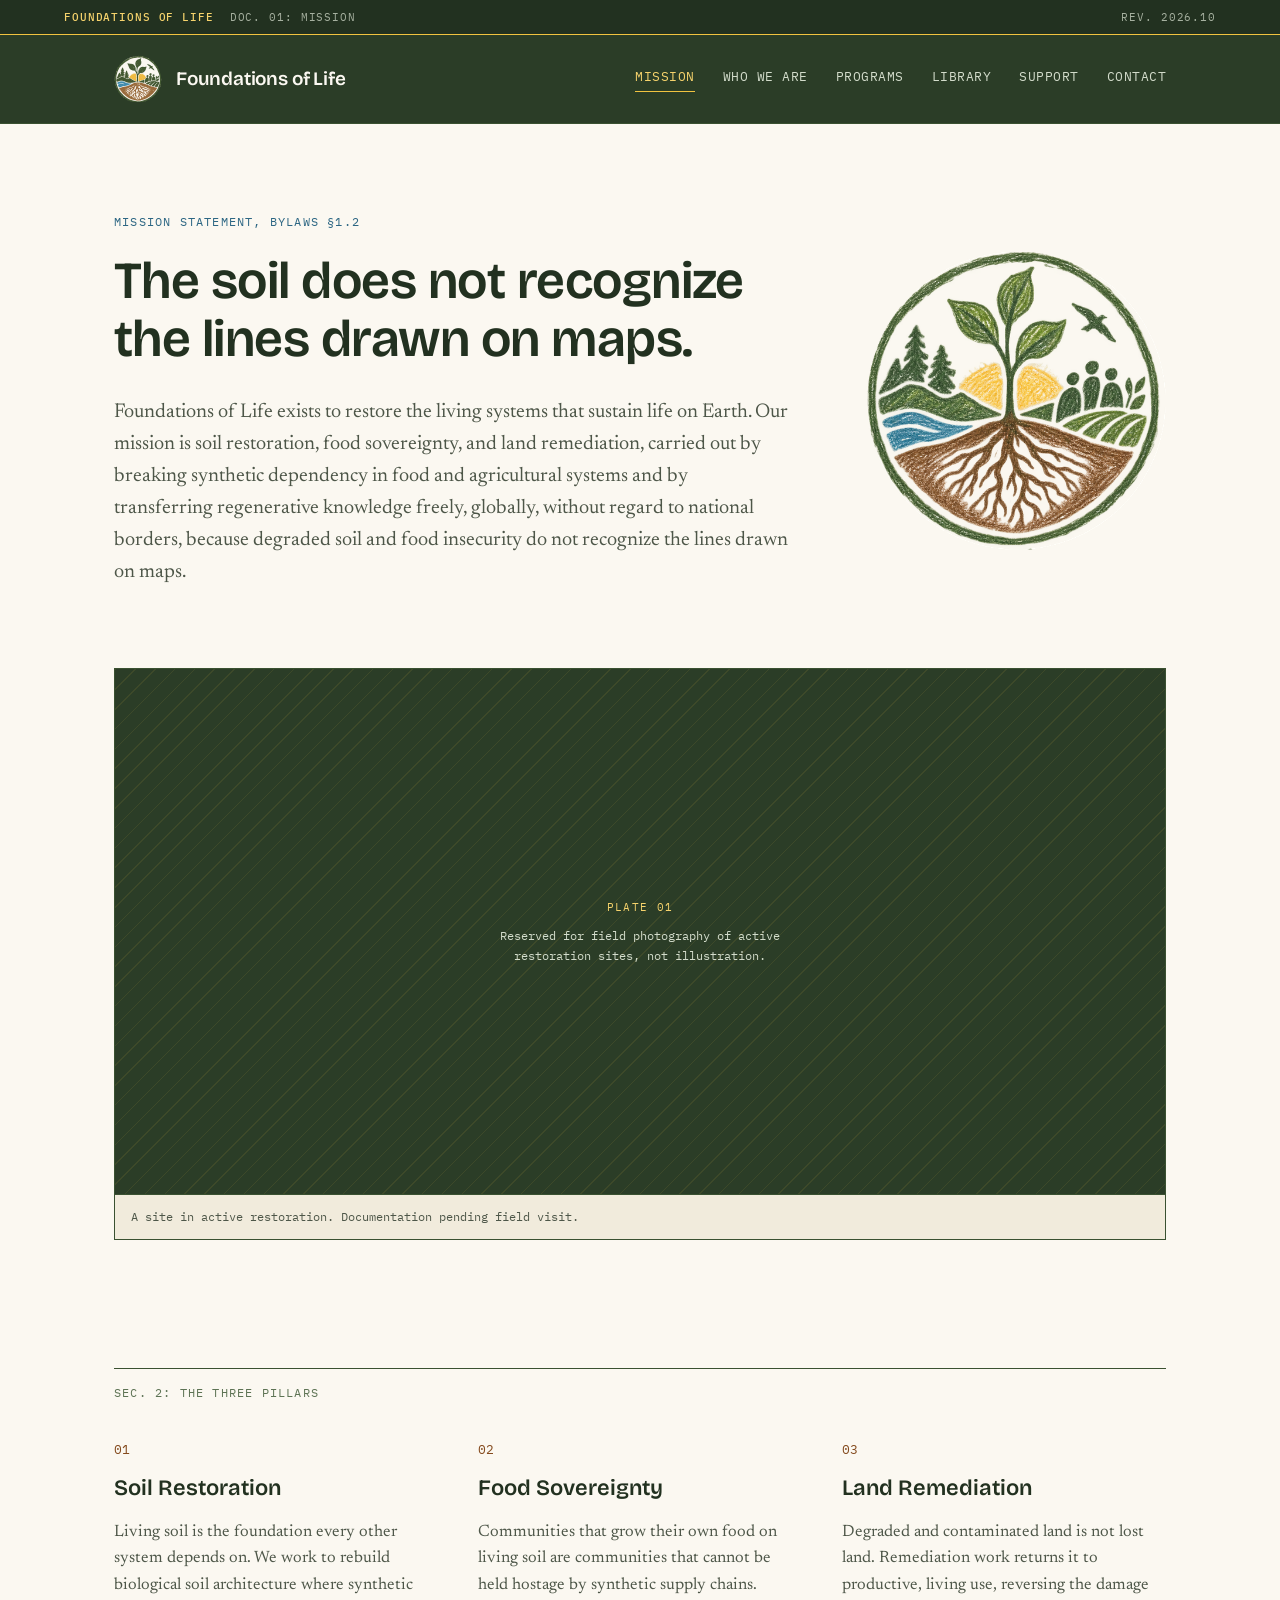
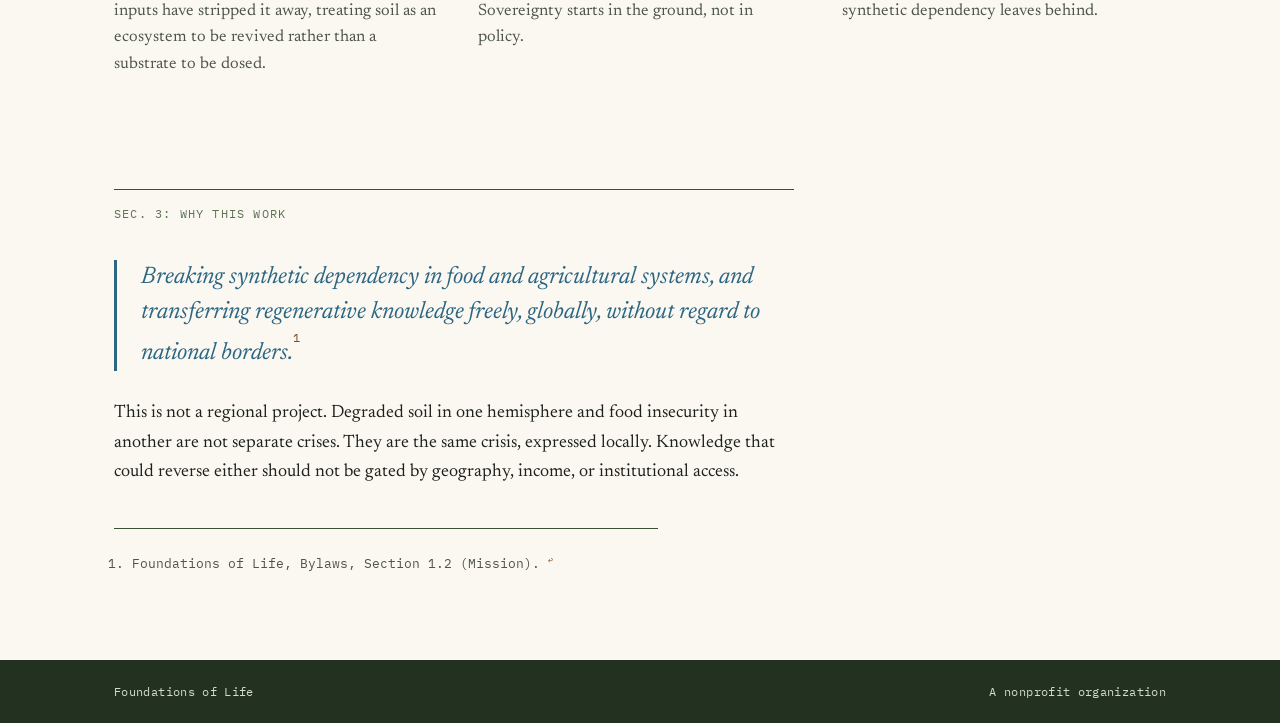
<file: index.html>
<!DOCTYPE html>
<html lang="en">
<head>
<meta charset="UTF-8">
<meta name="viewport" content="width=device-width, initial-scale=1.0">
<title>Foundations of Life | Mission</title>
<meta name="description" content="Foundations of Life restores the living systems that sustain life on Earth through soil restoration, food sovereignty, and land remediation.">
<link rel="preconnect" href="https://fonts.googleapis.com">
<link rel="preconnect" href="https://fonts.gstatic.com" crossorigin>
<link href="https://fonts.googleapis.com/css2?family=Newsreader:ital,opsz,wght@0,6..72,400;0,6..72,500;0,6..72,600;1,6..72,400&family=Bricolage+Grotesque:opsz,wght@12..96,500;12..96,600;12..96,700&family=IBM+Plex+Mono:wght@400;500&display=swap" rel="stylesheet">
<link rel="stylesheet" href="css/style.css">
<link rel="icon" type="image/png" href="img/favicon.png">
<link rel="apple-touch-icon" href="img/apple-touch-icon.png">
<meta name="theme-color" content="#2b3d27">
</head>
<body>
<div class="doc-strip">
<span class="doc-strip__label">FOUNDATIONS OF LIFE</span>
<span class="doc-strip__meta">DOC. 01: MISSION</span>
<span class="doc-strip__meta doc-strip__meta--right">REV. <span id="doc-rev">2026.10</span></span>
</div>
<header class="site-header">
<nav class="site-nav">
<a href="index.html" class="site-nav__mark"><img src="img/fol-icon.png" alt="" class="site-nav__emblem" width="48" height="48"><span>Foundations&nbsp;of&nbsp;Life</span></a>
<div class="site-nav__links">
<a href="index.html" class="is-active">Mission</a>
<a href="who-we-are.html">Who We Are</a>
<a href="programs.html">Programs</a>
<a href="library.html">Library</a>
<a href="support.html">Support</a>
<a href="contact.html">Contact</a>
</div>
</nav>
</header>
<main>
<section class="hero hero--with-emblem">
<div class="hero__text">
<p class="hero__kicker">Mission Statement, Bylaws §1.2</p>
<h1 class="hero__title">The soil does not recognize the lines drawn on maps.</h1>
<p class="hero__lede">
Foundations of Life exists to restore the living systems that sustain life on Earth.
Our mission is soil restoration, food sovereignty, and land remediation, carried out by
breaking synthetic dependency in food and agricultural systems and by transferring
regenerative knowledge freely, globally, without regard to national borders, because
degraded soil and food insecurity do not recognize the lines drawn on maps.
</p>
</div>
<div class="hero__emblem-wrap">
<img src="img/fol-emblem.png" alt="Foundations of Life emblem: a seedling rooted in living soil, with forest, water, sun, fields, and people" class="hero__emblem" width="512" height="512">
</div>
</section>
<section class="plate">
<div class="plate__frame">
<div class="plate__placeholder">
<span class="plate__placeholder-label">PLATE 01</span>
<span class="plate__placeholder-note">Reserved for field photography of active restoration sites, not illustration.</span>
</div>
<p class="plate__caption">A site in active restoration. Documentation pending field visit.</p>
</div>
</section>
<section class="pillars">
<p class="section-kicker">Sec. 2: The Three Pillars</p>
<div class="pillars__grid">
<article class="pillar">
<span class="pillar__num">01</span>
<h2 class="pillar__title">Soil Restoration</h2>
<p class="pillar__body">
Living soil is the foundation every other system depends on. We work to rebuild
biological soil architecture where synthetic inputs have stripped it away, treating
soil as an ecosystem to be revived rather than a substrate to be dosed.
</p>
</article>
<article class="pillar">
<span class="pillar__num">02</span>
<h2 class="pillar__title">Food Sovereignty</h2>
<p class="pillar__body">
Communities that grow their own food on living soil are communities that cannot be
held hostage by synthetic supply chains. Sovereignty starts in the ground, not in
policy.
</p>
</article>
<article class="pillar">
<span class="pillar__num">03</span>
<h2 class="pillar__title">Land Remediation</h2>
<p class="pillar__body">
Degraded and contaminated land is not lost land. Remediation work returns it to
productive, living use, reversing the damage synthetic dependency leaves behind.
</p>
</article>
</div>
</section>
<section class="thesis">
<p class="section-kicker">Sec. 3: Why This Work</p>
<blockquote class="thesis__statement">
Breaking synthetic dependency in food and agricultural systems, and transferring
regenerative knowledge freely, globally, without regard to national borders.<sup class="footnote-ref"><a href="#fn1" id="fnref1">1</a></sup>
</blockquote>
<p class="thesis__body">
This is not a regional project. Degraded soil in one hemisphere and food insecurity in
another are not separate crises. They are the same crisis, expressed locally. Knowledge
that could reverse either should not be gated by geography, income, or institutional
access.
</p>
</section>
<section class="footnotes">
<ol>
<li id="fn1">Foundations of Life, Bylaws, Section 1.2 (Mission). <a href="#fnref1" class="footnote-back">↩</a></li>
</ol>
</section>
</main>
<footer class="site-footer">
<div class="site-footer__row">
<span>Foundations of Life</span>
<span>A nonprofit organization</span>
</div>
</footer>
</body>
</html>
</file>
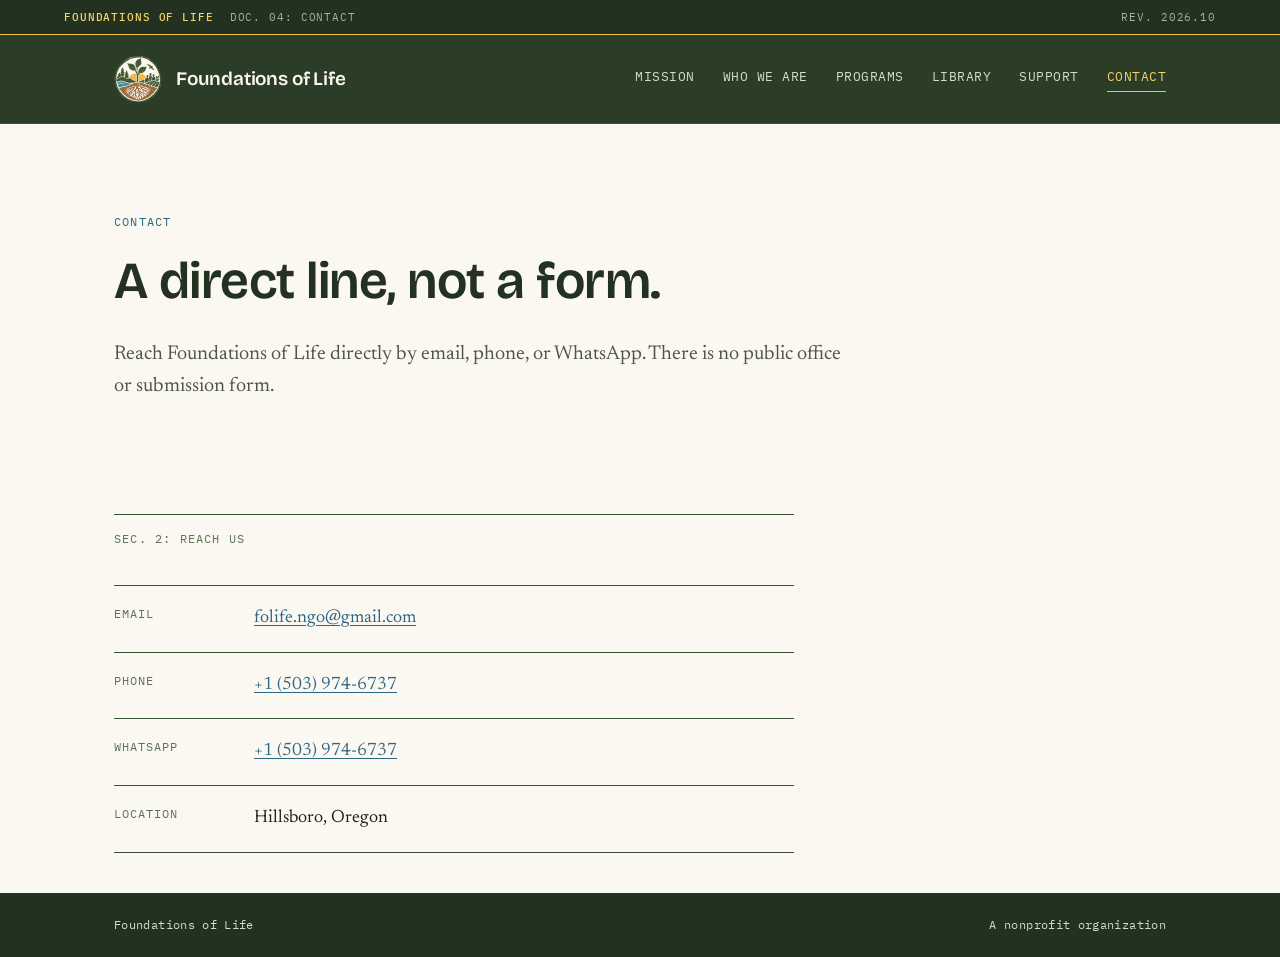
<file: contact.html>
<!DOCTYPE html>
<html lang="en">
<head>
<meta charset="UTF-8">
<meta name="viewport" content="width=device-width, initial-scale=1.0">
<title>Foundations of Life | Contact</title>
<meta name="description" content="Contact Foundations of Life, an Oregon nonprofit based in Hillsboro, Oregon.">
<link rel="preconnect" href="https://fonts.googleapis.com">
<link rel="preconnect" href="https://fonts.gstatic.com" crossorigin>
<link href="https://fonts.googleapis.com/css2?family=Newsreader:ital,opsz,wght@0,6..72,400;0,6..72,500;0,6..72,600;1,6..72,400&family=Bricolage+Grotesque:opsz,wght@12..96,500;12..96,600;12..96,700&family=IBM+Plex+Mono:wght@400;500&display=swap" rel="stylesheet">
<link rel="stylesheet" href="css/style.css">
<link rel="icon" type="image/png" href="img/favicon.png">
<link rel="apple-touch-icon" href="img/apple-touch-icon.png">
<meta name="theme-color" content="#2b3d27">
</head>
<body>
<div class="doc-strip">
<span class="doc-strip__label">FOUNDATIONS OF LIFE</span>
<span class="doc-strip__meta">DOC. 04: CONTACT</span>
<span class="doc-strip__meta doc-strip__meta--right">REV. <span id="doc-rev">2026.10</span></span>
</div>
<header class="site-header">
<nav class="site-nav">
<a href="index.html" class="site-nav__mark"><img src="img/fol-icon.png" alt="" class="site-nav__emblem" width="48" height="48"><span>Foundations&nbsp;of&nbsp;Life</span></a>
<div class="site-nav__links">
<a href="index.html">Mission</a>
<a href="who-we-are.html">Who We Are</a>
<a href="programs.html">Programs</a>
<a href="library.html">Library</a>
<a href="support.html">Support</a>
<a href="contact.html" class="is-active">Contact</a>
</div>
</nav>
</header>
<main>
<section class="hero">
<p class="hero__kicker">Contact</p>
<h1 class="hero__title">A direct line, not a form.</h1>
<p class="hero__lede">
Reach Foundations of Life directly by email, phone, or WhatsApp. There is no public
office or submission form.
</p>
</section>
<section class="thesis">
<p class="section-kicker">Sec. 2: Reach Us</p>
<dl class="contact-info">
<div class="contact-info__row">
<dt>Email</dt>
<dd><a class="text-link" href="mailto:folife.ngo@gmail.com">folife.ngo@gmail.com</a></dd>
</div>
<div class="contact-info__row">
<dt>Phone</dt>
<dd><a class="text-link" href="tel:+15039746737">+1 (503) 974-6737</a></dd>
</div>
<div class="contact-info__row">
<dt>WhatsApp</dt>
<dd><a class="text-link" href="https://wa.me/15039746737">+1 (503) 974-6737</a></dd>
</div>
<div class="contact-info__row">
<dt>Location</dt>
<dd>Hillsboro, Oregon</dd>
</div>
</dl>
</section>
</main>
<footer class="site-footer">
<div class="site-footer__row">
<span>Foundations of Life</span>
<span>A nonprofit organization</span>
</div>
</footer>
</body>
</html>
</file>
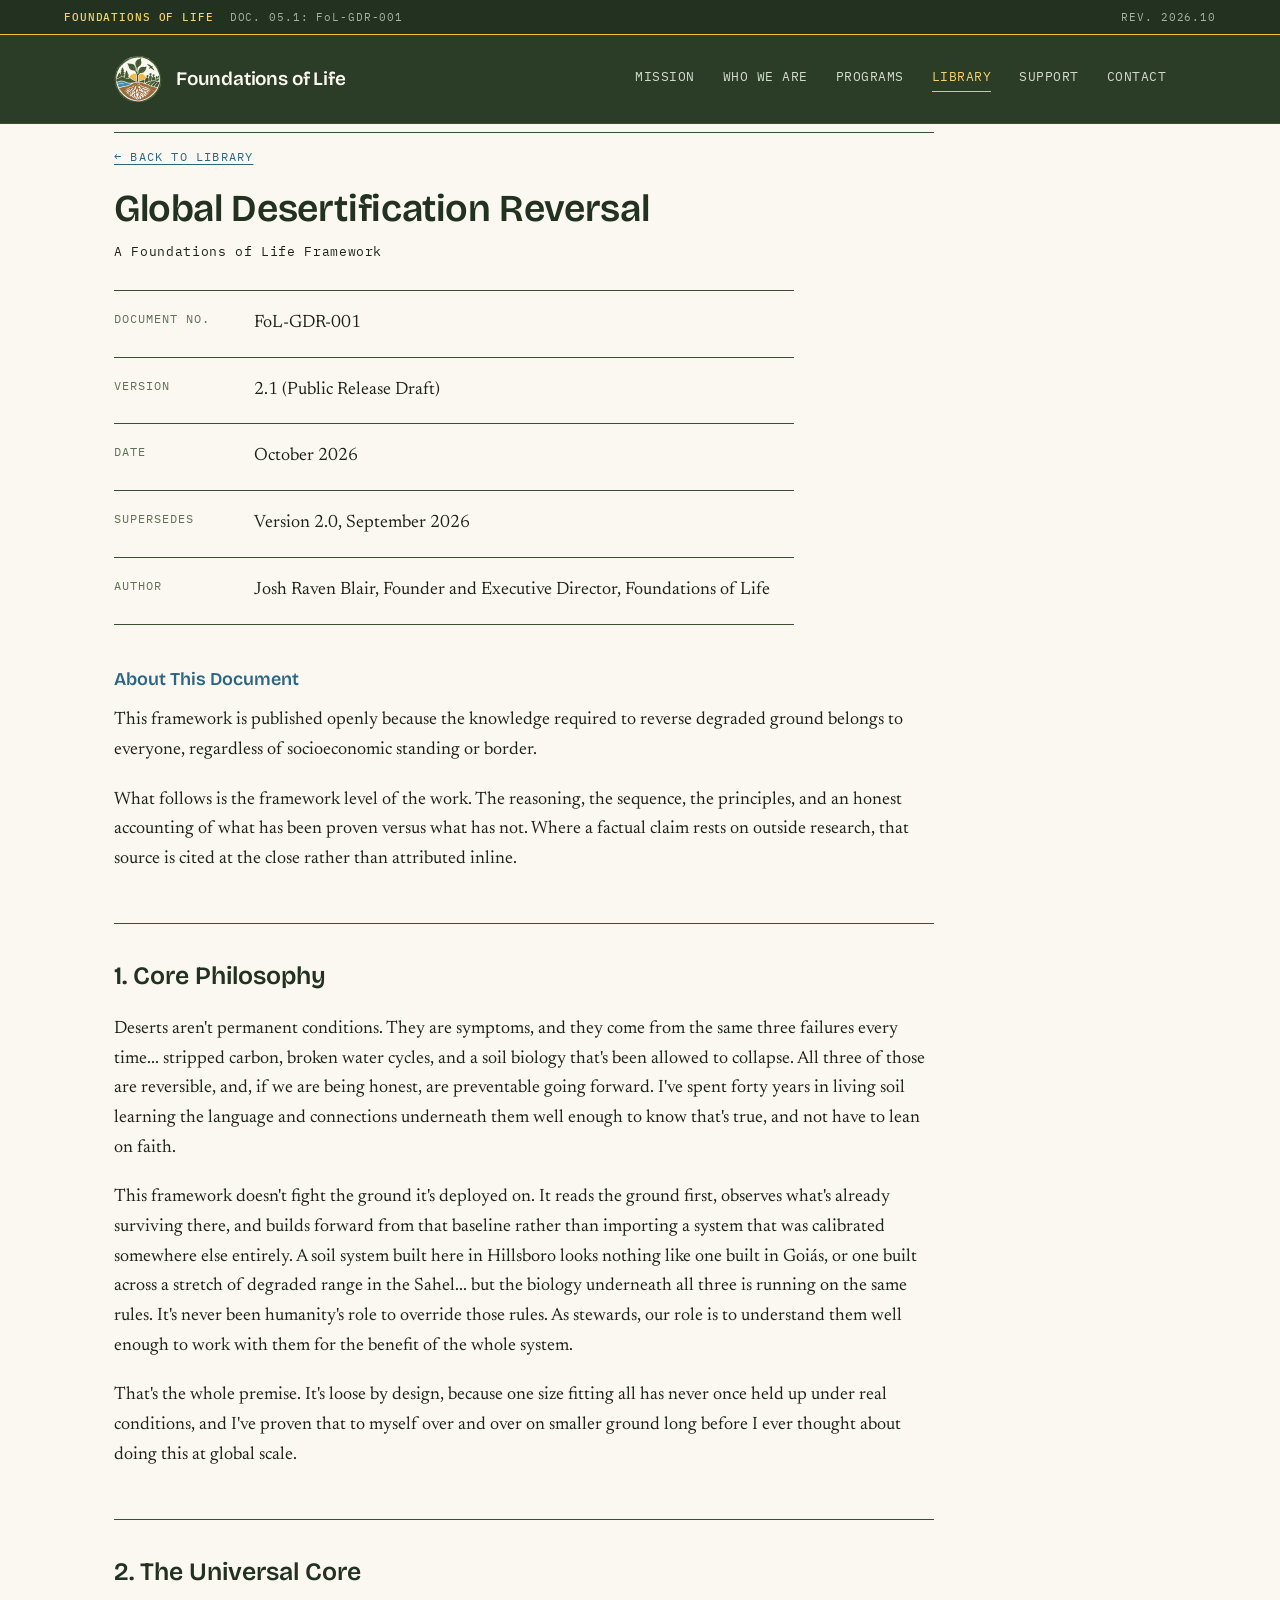
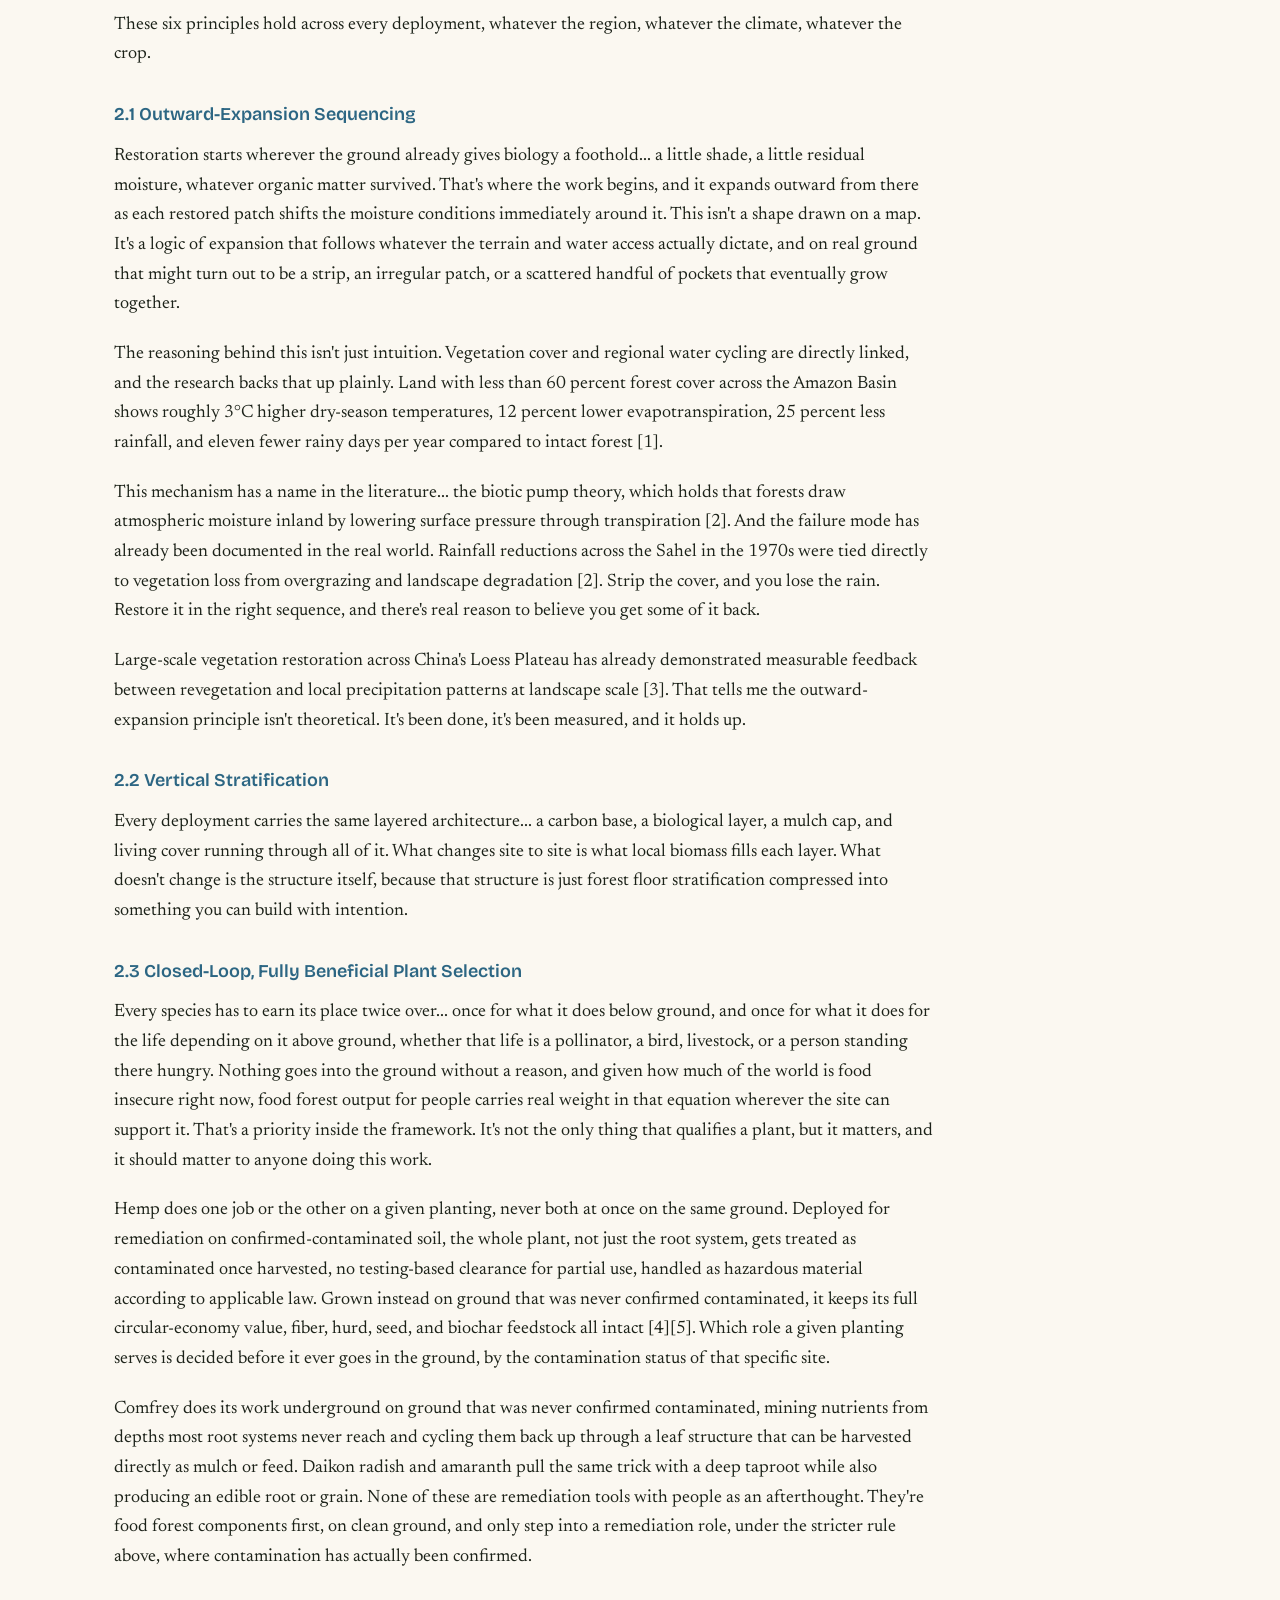
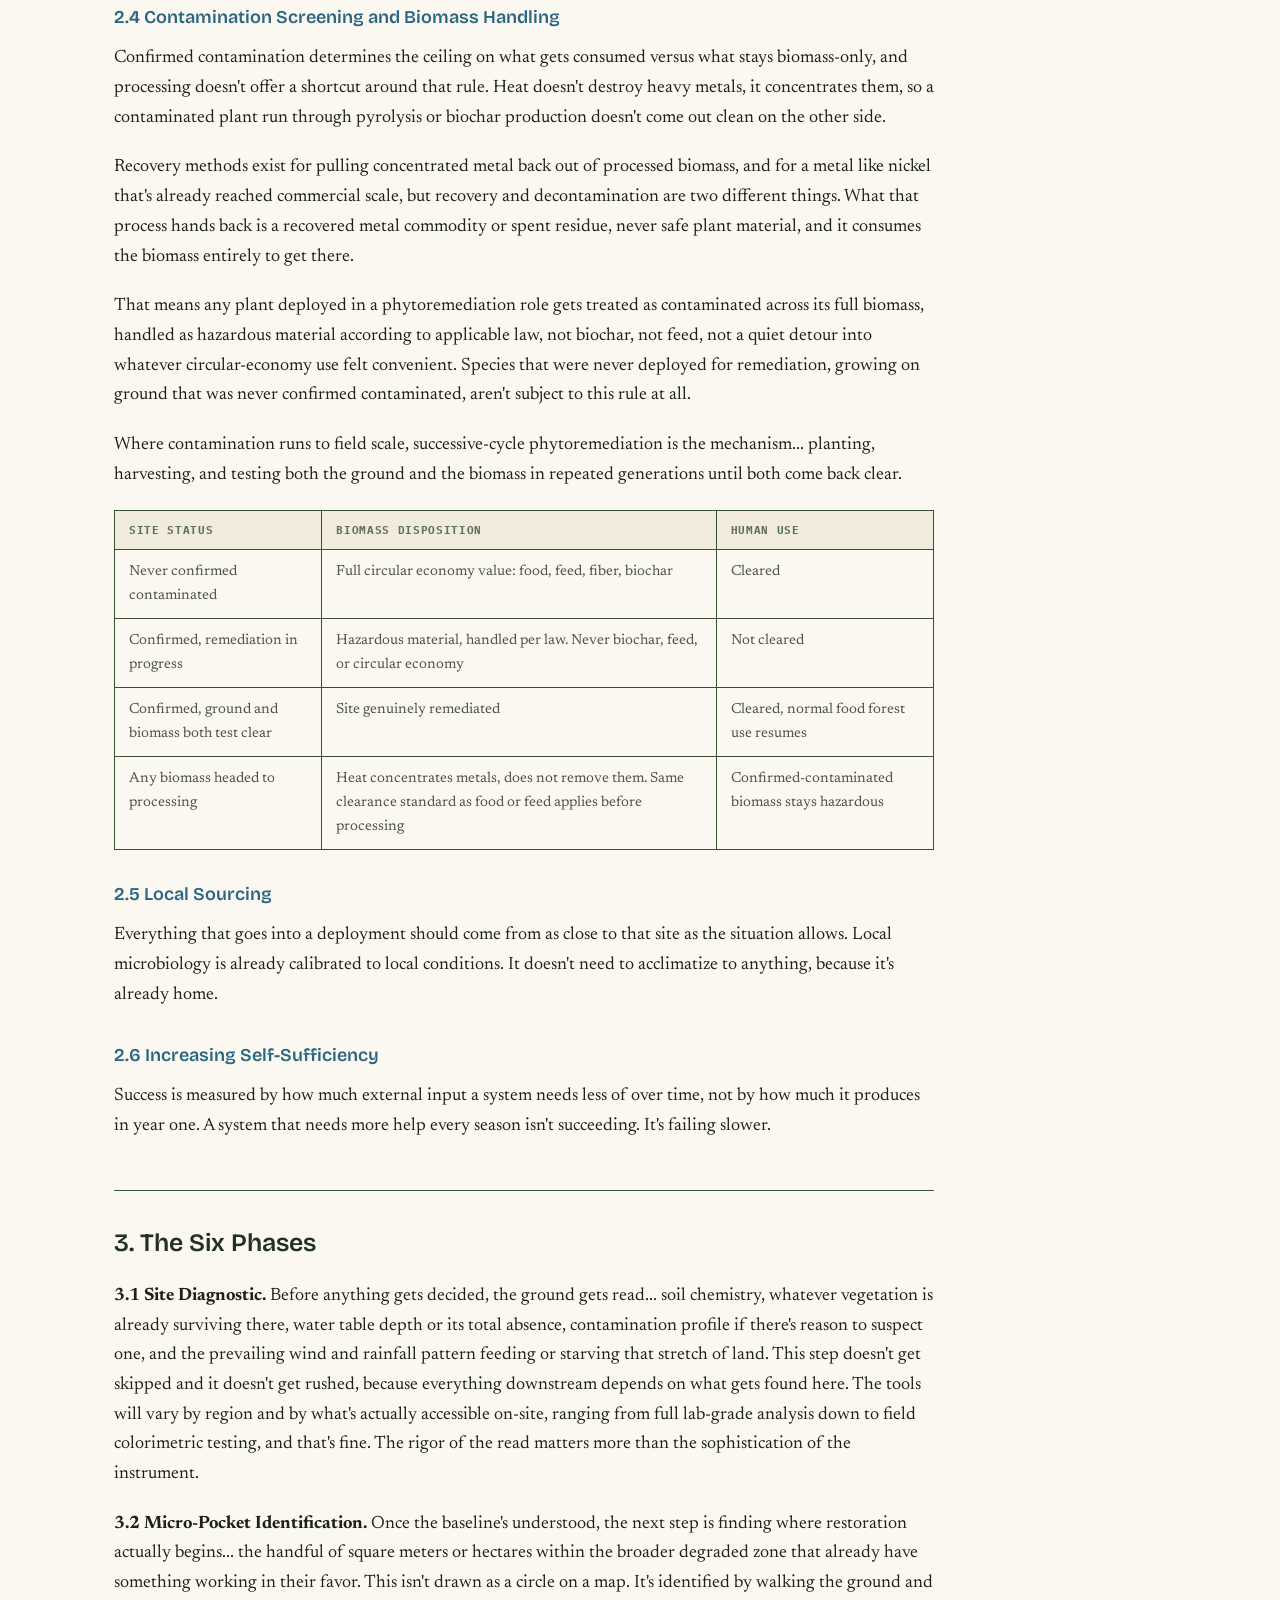
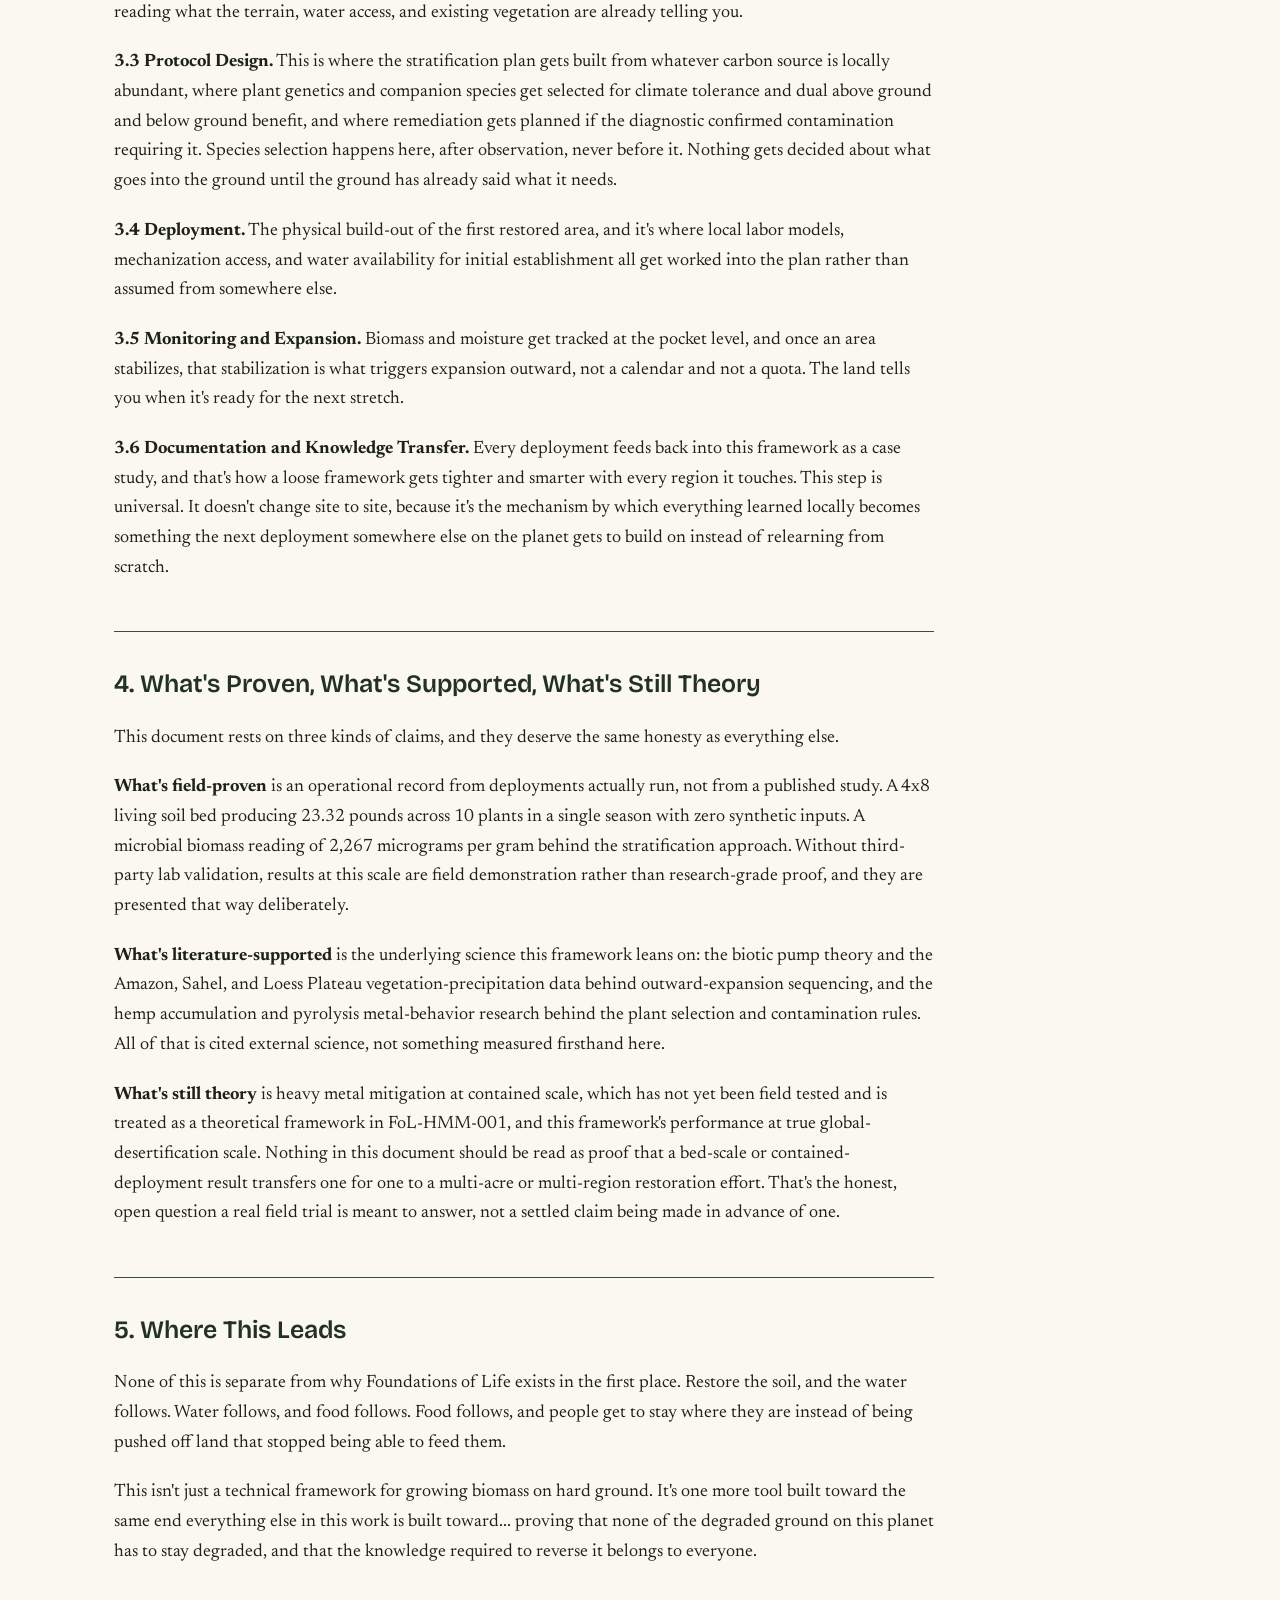
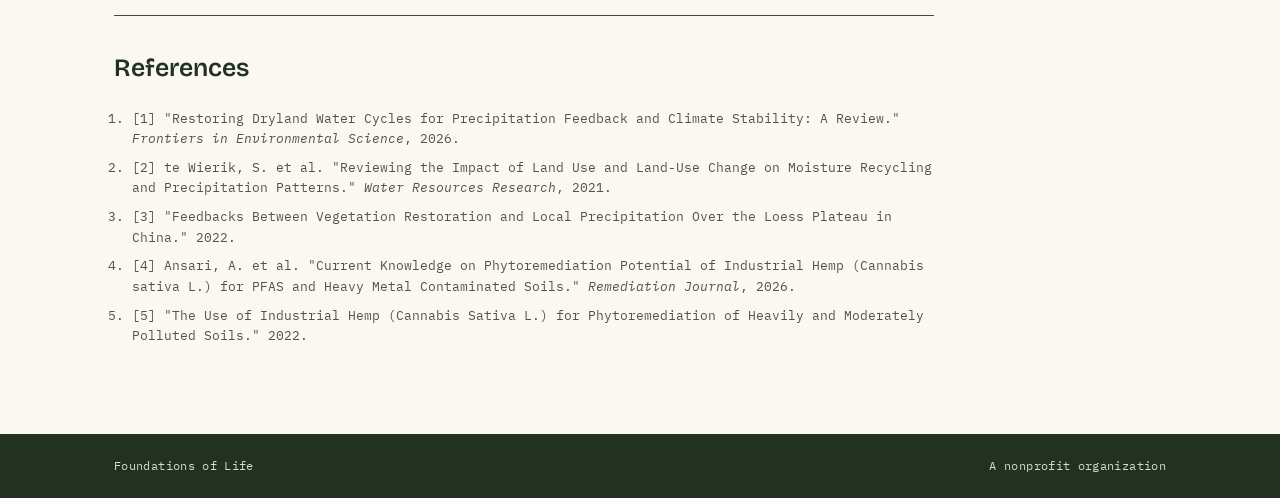
<file: library-gdr-001.html>
<!DOCTYPE html>
<html lang="en">
<head>
<meta charset="UTF-8">
<meta name="viewport" content="width=device-width, initial-scale=1.0">
<title>Foundations of Life | FoL-GDR-001</title>
<meta name="description" content="Global Desertification Reversal, a Foundations of Life framework (FoL-GDR-001).">
<link rel="preconnect" href="https://fonts.googleapis.com">
<link rel="preconnect" href="https://fonts.gstatic.com" crossorigin>
<link href="https://fonts.googleapis.com/css2?family=Newsreader:ital,opsz,wght@0,6..72,400;0,6..72,500;0,6..72,600;1,6..72,400&family=Bricolage+Grotesque:opsz,wght@12..96,500;12..96,600;12..96,700&family=IBM+Plex+Mono:wght@400;500&display=swap" rel="stylesheet">
<link rel="stylesheet" href="css/style.css">
<link rel="icon" type="image/png" href="img/favicon.png">
<link rel="apple-touch-icon" href="img/apple-touch-icon.png">
<meta name="theme-color" content="#2b3d27">
</head>
<body>
<div class="doc-strip">
<span class="doc-strip__label">FOUNDATIONS OF LIFE</span>
<span class="doc-strip__meta">DOC. 05.1: FoL-GDR-001</span>
<span class="doc-strip__meta doc-strip__meta--right">REV. <span id="doc-rev">2026.10</span></span>
</div>
<header class="site-header">
<nav class="site-nav">
<a href="index.html" class="site-nav__mark"><img src="img/fol-icon.png" alt="" class="site-nav__emblem" width="48" height="48"><span>Foundations&nbsp;of&nbsp;Life</span></a>
<div class="site-nav__links">
<a href="index.html">Mission</a>
<a href="who-we-are.html">Who We Are</a>
<a href="programs.html">Programs</a>
<a href="library.html" class="is-active">Library</a>
<a href="support.html">Support</a>
<a href="contact.html">Contact</a>
</div>
</nav>
</header>
<main>
<section class="library-doc">
<p class="section-kicker"><a class="text-link" href="library.html">← Back to Library</a></p>
<h2 class="doc-title">Global Desertification Reversal</h2>
<p class="doc-subtitle">A Foundations of Life Framework</p>

<dl class="contact-info doc-meta">
<div class="contact-info__row"><dt>Document&nbsp;No.</dt><dd>FoL-GDR-001</dd></div>
<div class="contact-info__row"><dt>Version</dt><dd>2.1 (Public Release Draft)</dd></div>
<div class="contact-info__row"><dt>Date</dt><dd>October 2026</dd></div>
<div class="contact-info__row"><dt>Supersedes</dt><dd>Version 2.0, September 2026</dd></div>
<div class="contact-info__row"><dt>Author</dt><dd>Josh Raven Blair, Founder and Executive Director, Foundations of Life</dd></div>
</dl>

<h3 class="doc-h3">About This Document</h3>
<p>
This framework is published openly because the knowledge required to reverse
degraded ground belongs to everyone, regardless of socioeconomic standing or border.
</p>
<p>
What follows is the framework level of the work. The reasoning, the sequence, the
principles, and an honest accounting of what has been proven versus what has not.
Where a factual claim rests on outside research, that source is cited at the close
rather than attributed inline.
</p>

<h2 class="doc-h2">1. Core Philosophy</h2>
<p>
Deserts aren't permanent conditions. They are symptoms, and they come from the same
three failures every time... stripped carbon, broken water cycles, and a soil biology
that's been allowed to collapse. All three of those are reversible, and, if we are
being honest, are preventable going forward. I've spent forty years in living soil
learning the language and connections underneath them well enough to know that's
true, and not have to lean on faith.
</p>
<p>
This framework doesn't fight the ground it's deployed on. It reads the ground first,
observes what's already surviving there, and builds forward from that baseline rather
than importing a system that was calibrated somewhere else entirely. A soil system
built here in Hillsboro looks nothing like one built in Goiás, or one built across a
stretch of degraded range in the Sahel... but the biology underneath all three is
running on the same rules. It's never been humanity's role to override those rules.
As stewards, our role is to understand them well enough to work with them for the
benefit of the whole system.
</p>
<p>
That's the whole premise. It's loose by design, because one size fitting all has
never once held up under real conditions, and I've proven that to myself over and
over on smaller ground long before I ever thought about doing this at global scale.
</p>

<h2 class="doc-h2">2. The Universal Core</h2>
<p>
These six principles hold across every deployment, whatever the region, whatever the
climate, whatever the crop.
</p>

<h3 class="doc-h3">2.1 Outward-Expansion Sequencing</h3>
<p>
Restoration starts wherever the ground already gives biology a foothold... a little
shade, a little residual moisture, whatever organic matter survived. That's where the
work begins, and it expands outward from there as each restored patch shifts the
moisture conditions immediately around it. This isn't a shape drawn on a map. It's a
logic of expansion that follows whatever the terrain and water access actually
dictate, and on real ground that might turn out to be a strip, an irregular patch, or
a scattered handful of pockets that eventually grow together.
</p>
<p>
The reasoning behind this isn't just intuition. Vegetation cover and regional water
cycling are directly linked, and the research backs that up plainly. Land with less
than 60 percent forest cover across the Amazon Basin shows roughly 3°C higher
dry-season temperatures, 12 percent lower evapotranspiration, 25 percent less
rainfall, and eleven fewer rainy days per year compared to intact forest [1].
</p>
<p>
This mechanism has a name in the literature... the biotic pump theory, which holds
that forests draw atmospheric moisture inland by lowering surface pressure through
transpiration [2]. And the failure mode has already been documented in the real
world. Rainfall reductions across the Sahel in the 1970s were tied directly to
vegetation loss from overgrazing and landscape degradation [2]. Strip the cover, and
you lose the rain. Restore it in the right sequence, and there's real reason to
believe you get some of it back.
</p>
<p>
Large-scale vegetation restoration across China's Loess Plateau has already
demonstrated measurable feedback between revegetation and local precipitation
patterns at landscape scale [3]. That tells me the outward-expansion principle isn't
theoretical. It's been done, it's been measured, and it holds up.
</p>

<h3 class="doc-h3">2.2 Vertical Stratification</h3>
<p>
Every deployment carries the same layered architecture... a carbon base, a biological
layer, a mulch cap, and living cover running through all of it. What changes site to
site is what local biomass fills each layer. What doesn't change is the structure
itself, because that structure is just forest floor stratification compressed into
something you can build with intention.
</p>

<h3 class="doc-h3">2.3 Closed-Loop, Fully Beneficial Plant Selection</h3>
<p>
Every species has to earn its place twice over... once for what it does below
ground, and once for what it does for the life depending on it above ground, whether
that life is a pollinator, a bird, livestock, or a person standing there hungry.
Nothing goes into the ground without a reason, and given how much of the world is
food insecure right now, food forest output for people carries real weight in that
equation wherever the site can support it. That's a priority inside the framework.
It's not the only thing that qualifies a plant, but it matters, and it should matter
to anyone doing this work.
</p>
<p>
Hemp does one job or the other on a given planting, never both at once on the same
ground. Deployed for remediation on confirmed-contaminated soil, the whole plant, not
just the root system, gets treated as contaminated once harvested, no testing-based
clearance for partial use, handled as hazardous material according to applicable law.
Grown instead on ground that was never confirmed contaminated, it keeps its full
circular-economy value, fiber, hurd, seed, and biochar feedstock all intact [4][5].
Which role a given planting serves is decided before it ever goes in the ground, by
the contamination status of that specific site.
</p>
<p>
Comfrey does its work underground on ground that was never confirmed contaminated,
mining nutrients from depths most root systems never reach and cycling them back up
through a leaf structure that can be harvested directly as mulch or feed. Daikon
radish and amaranth pull the same trick with a deep taproot while also producing an
edible root or grain. None of these are remediation tools with people as an
afterthought. They're food forest components first, on clean ground, and only step
into a remediation role, under the stricter rule above, where contamination has
actually been confirmed.
</p>

<h3 class="doc-h3">2.4 Contamination Screening and Biomass Handling</h3>
<p>
Confirmed contamination determines the ceiling on what gets consumed versus what
stays biomass-only, and processing doesn't offer a shortcut around that rule. Heat
doesn't destroy heavy metals, it concentrates them, so a contaminated plant run
through pyrolysis or biochar production doesn't come out clean on the other side.
</p>
<p>
Recovery methods exist for pulling concentrated metal back out of processed biomass,
and for a metal like nickel that's already reached commercial scale, but recovery and
decontamination are two different things. What that process hands back is a
recovered metal commodity or spent residue, never safe plant material, and it
consumes the biomass entirely to get there.
</p>
<p>
That means any plant deployed in a phytoremediation role gets treated as contaminated
across its full biomass, handled as hazardous material according to applicable law,
not biochar, not feed, not a quiet detour into whatever circular-economy use felt
convenient. Species that were never deployed for remediation, growing on ground that
was never confirmed contaminated, aren't subject to this rule at all.
</p>
<p>
Where contamination runs to field scale, successive-cycle phytoremediation is the
mechanism... planting, harvesting, and testing both the ground and the biomass in
repeated generations until both come back clear.
</p>
<table class="doc-table">
<thead>
<tr><th>Site status</th><th>Biomass disposition</th><th>Human use</th></tr>
</thead>
<tbody>
<tr><td>Never confirmed contaminated</td><td>Full circular economy value: food, feed, fiber, biochar</td><td>Cleared</td></tr>
<tr><td>Confirmed, remediation in progress</td><td>Hazardous material, handled per law. Never biochar, feed, or circular economy</td><td>Not cleared</td></tr>
<tr><td>Confirmed, ground and biomass both test clear</td><td>Site genuinely remediated</td><td>Cleared, normal food forest use resumes</td></tr>
<tr><td>Any biomass headed to processing</td><td>Heat concentrates metals, does not remove them. Same clearance standard as food or feed applies before processing</td><td>Confirmed-contaminated biomass stays hazardous</td></tr>
</tbody>
</table>

<h3 class="doc-h3">2.5 Local Sourcing</h3>
<p>
Everything that goes into a deployment should come from as close to that site as the
situation allows. Local microbiology is already calibrated to local conditions. It
doesn't need to acclimatize to anything, because it's already home.
</p>

<h3 class="doc-h3">2.6 Increasing Self-Sufficiency</h3>
<p>
Success is measured by how much external input a system needs less of over time, not
by how much it produces in year one. A system that needs more help every season
isn't succeeding. It's failing slower.
</p>

<h2 class="doc-h2">3. The Six Phases</h2>
<p>
<strong>3.1 Site Diagnostic.</strong> Before anything gets decided, the ground gets
read... soil chemistry, whatever vegetation is already surviving there, water table
depth or its total absence, contamination profile if there's reason to suspect one,
and the prevailing wind and rainfall pattern feeding or starving that stretch of
land. This step doesn't get skipped and it doesn't get rushed, because everything
downstream depends on what gets found here. The tools will vary by region and by
what's actually accessible on-site, ranging from full lab-grade analysis down to
field colorimetric testing, and that's fine. The rigor of the read matters more than
the sophistication of the instrument.
</p>
<p>
<strong>3.2 Micro-Pocket Identification.</strong> Once the baseline's understood, the
next step is finding where restoration actually begins... the handful of square
meters or hectares within the broader degraded zone that already have something
working in their favor. This isn't drawn as a circle on a map. It's identified by
walking the ground and reading what the terrain, water access, and existing
vegetation are already telling you.
</p>
<p>
<strong>3.3 Protocol Design.</strong> This is where the stratification plan gets
built from whatever carbon source is locally abundant, where plant genetics and
companion species get selected for climate tolerance and dual above ground and below
ground benefit, and where remediation gets planned if the diagnostic confirmed
contamination requiring it. Species selection happens here, after observation, never
before it. Nothing gets decided about what goes into the ground until the ground has
already said what it needs.
</p>
<p>
<strong>3.4 Deployment.</strong> The physical build-out of the first restored area,
and it's where local labor models, mechanization access, and water availability for
initial establishment all get worked into the plan rather than assumed from
somewhere else.
</p>
<p>
<strong>3.5 Monitoring and Expansion.</strong> Biomass and moisture get tracked at
the pocket level, and once an area stabilizes, that stabilization is what triggers
expansion outward, not a calendar and not a quota. The land tells you when it's
ready for the next stretch.
</p>
<p>
<strong>3.6 Documentation and Knowledge Transfer.</strong> Every deployment feeds
back into this framework as a case study, and that's how a loose framework gets
tighter and smarter with every region it touches. This step is universal. It doesn't
change site to site, because it's the mechanism by which everything learned locally
becomes something the next deployment somewhere else on the planet gets to build on
instead of relearning from scratch.
</p>

<h2 class="doc-h2">4. What's Proven, What's Supported, What's Still Theory</h2>
<p>
This document rests on three kinds of claims, and they deserve the same honesty as
everything else.
</p>
<p>
<strong>What's field-proven</strong> is an operational record from deployments
actually run, not from a published study. A 4x8 living soil bed producing 23.32
pounds across 10 plants in a single season with zero synthetic inputs. A microbial
biomass reading of 2,267 micrograms per gram behind the stratification approach.
Without third-party lab validation, results
at this scale are field demonstration rather than research-grade proof, and they are
presented that way deliberately.
</p>
<p>
<strong>What's literature-supported</strong> is the underlying science this framework
leans on: the biotic pump theory and the Amazon, Sahel, and Loess Plateau
vegetation-precipitation data behind outward-expansion sequencing, and the hemp
accumulation and pyrolysis metal-behavior research behind the plant selection and
contamination rules. All of that is cited external science, not something measured
firsthand here.
</p>
<p>
<strong>What's still theory</strong> is heavy metal mitigation at contained scale,
which has not yet been field tested and is treated as a theoretical framework in
FoL-HMM-001, and this framework's performance at true global-desertification scale. Nothing in this document should be read as proof that
a bed-scale or contained-deployment result transfers one for one to a multi-acre or
multi-region restoration effort. That's the honest, open question a real field trial
is meant to answer, not a settled claim being made in advance of one.
</p>

<h2 class="doc-h2">5. Where This Leads</h2>
<p>
None of this is separate from why Foundations of Life exists in the first place.
Restore the soil, and the water follows. Water follows, and food follows. Food
follows, and people get to stay where they are instead of being pushed off land that
stopped being able to feed them.
</p>
<p>
This isn't just a technical framework for growing biomass on hard ground. It's one
more tool built toward the same end everything else in this work is built toward...
proving that none of the degraded ground on this planet has to stay degraded, and
that the knowledge required to reverse it belongs to everyone.
</p>

<h2 class="doc-h2">References</h2>
<ol class="references">
<li>[1] "Restoring Dryland Water Cycles for Precipitation Feedback and Climate Stability: A Review." <em>Frontiers in Environmental Science</em>, 2026.</li>
<li>[2] te Wierik, S. et al. "Reviewing the Impact of Land Use and Land-Use Change on Moisture Recycling and Precipitation Patterns." <em>Water Resources Research</em>, 2021.</li>
<li>[3] "Feedbacks Between Vegetation Restoration and Local Precipitation Over the Loess Plateau in China." 2022.</li>
<li>[4] Ansari, A. et al. "Current Knowledge on Phytoremediation Potential of Industrial Hemp (Cannabis sativa L.) for PFAS and Heavy Metal Contaminated Soils." <em>Remediation Journal</em>, 2026.</li>
<li>[5] "The Use of Industrial Hemp (Cannabis Sativa L.) for Phytoremediation of Heavily and Moderately Polluted Soils." 2022.</li>
</ol>
</section>
</main>
<footer class="site-footer">
<div class="site-footer__row">
<span>Foundations of Life</span>
<span>A nonprofit organization</span>
</div>
</footer>
</body>
</html>
</file>
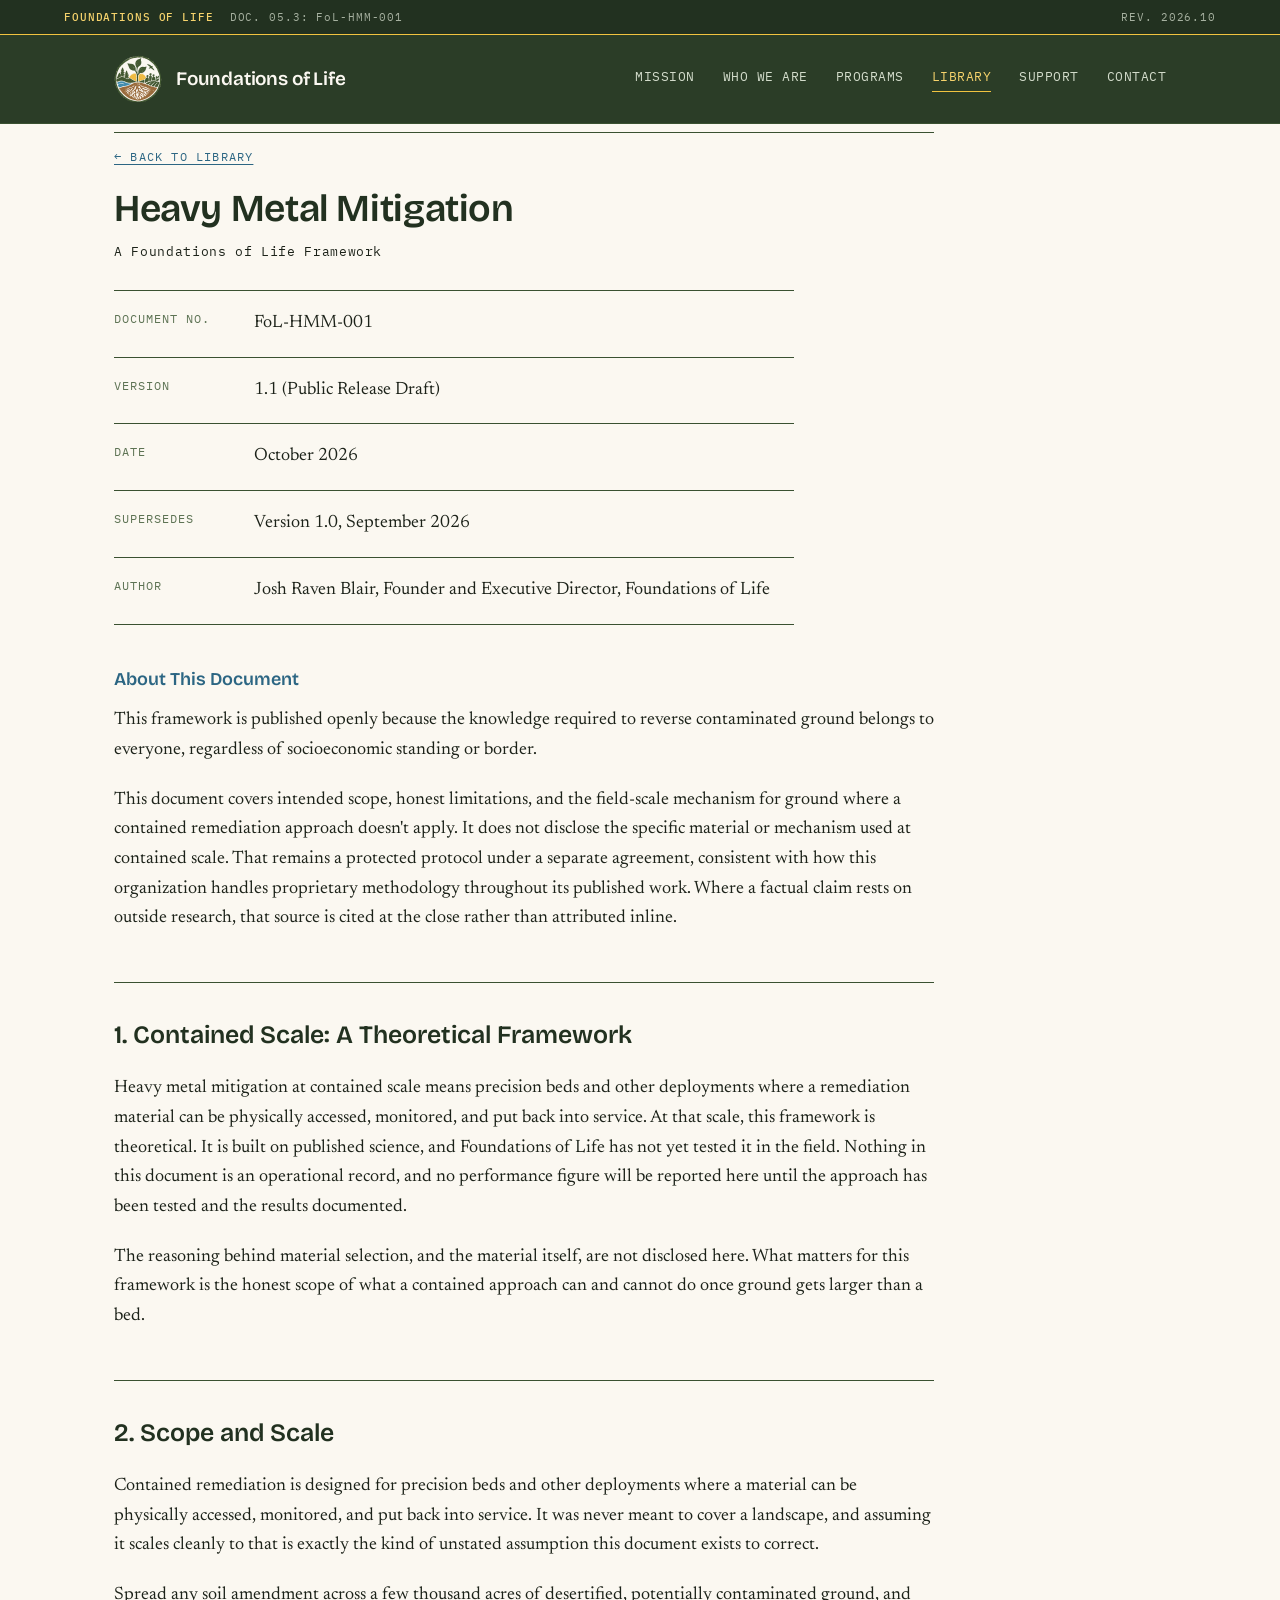
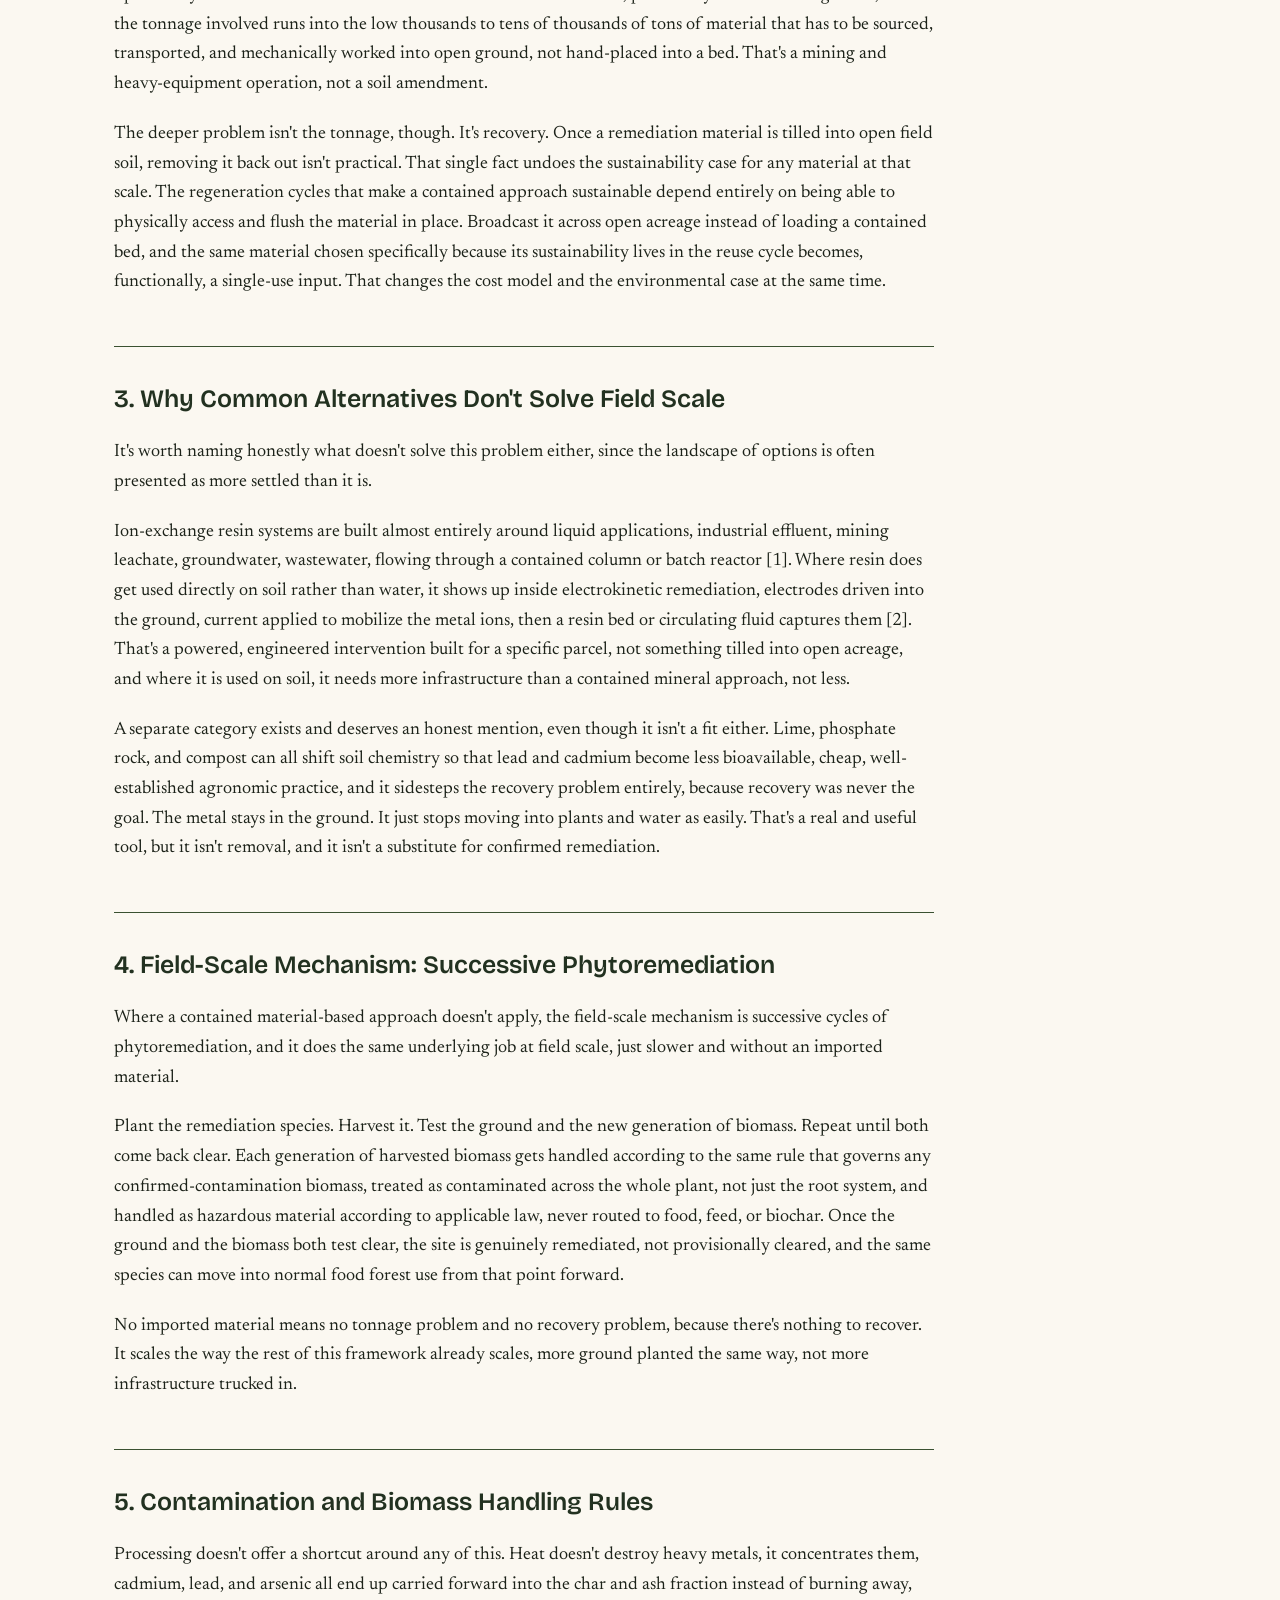
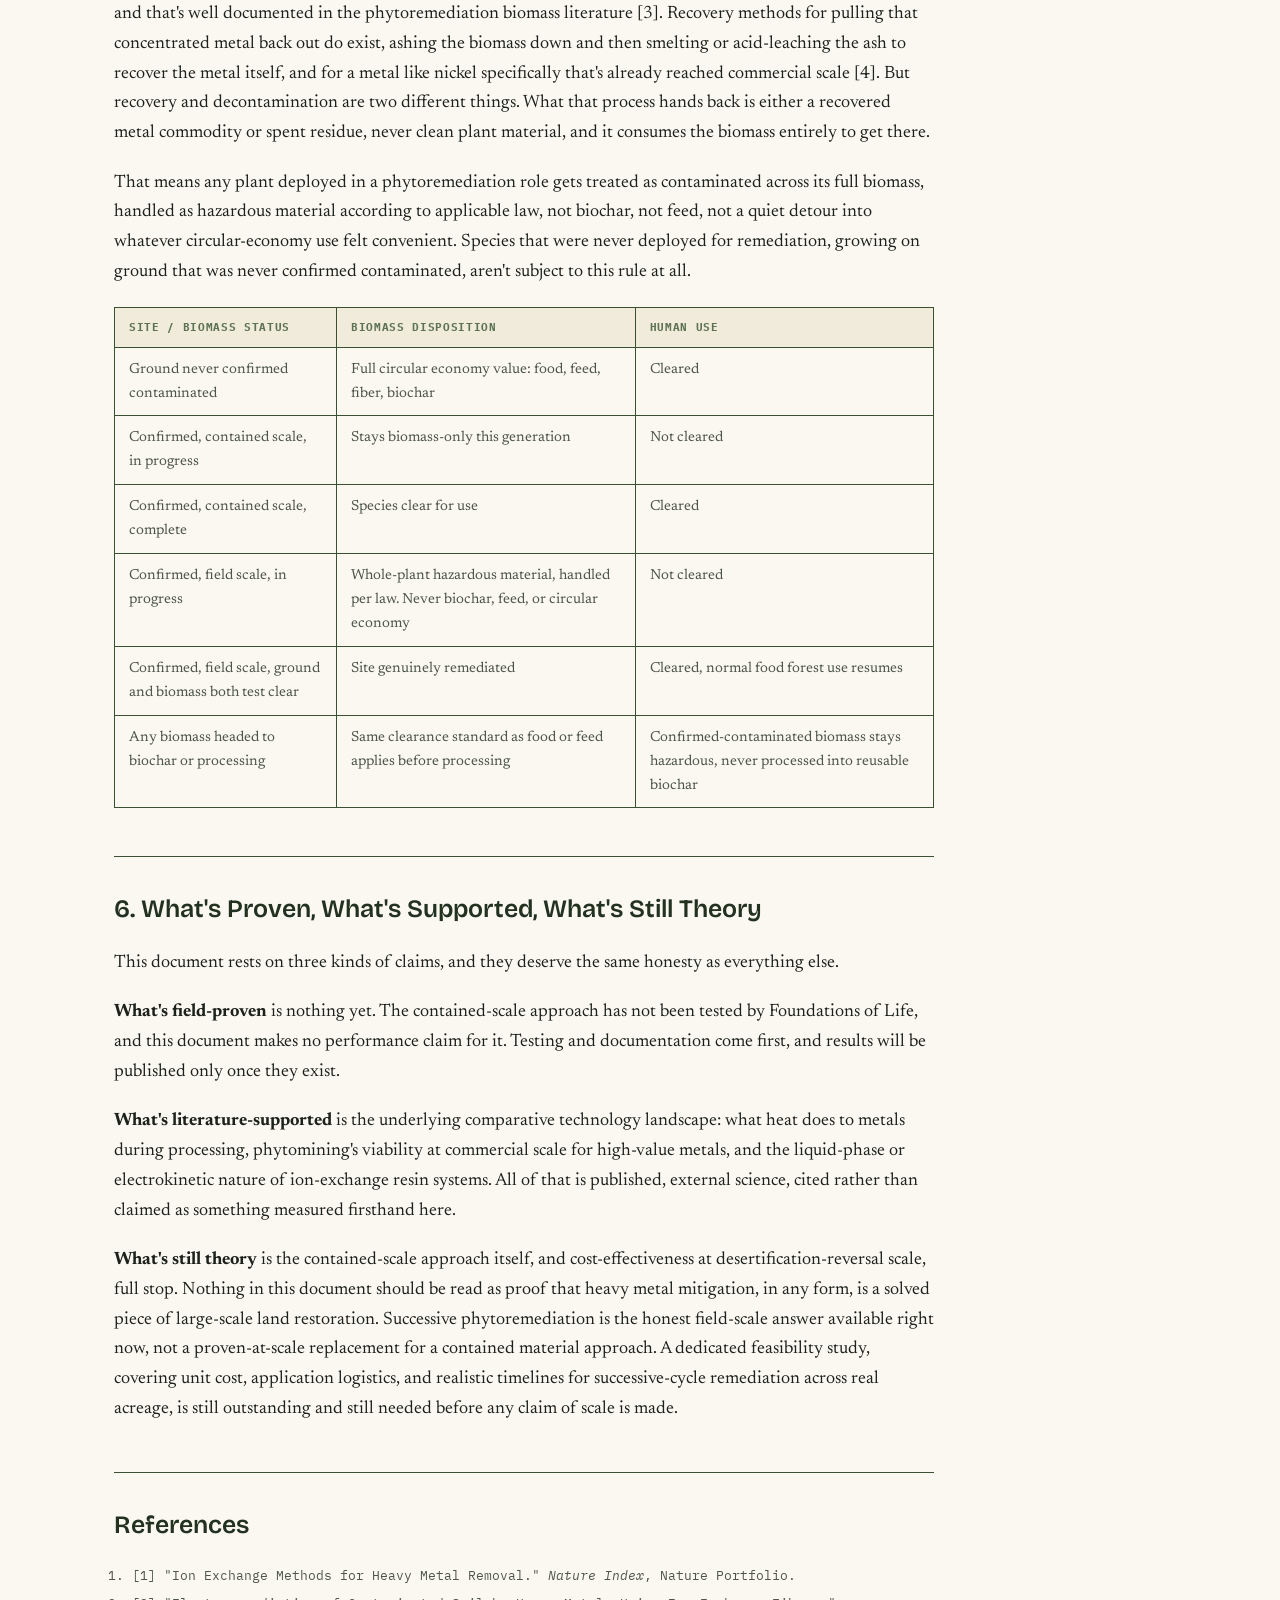
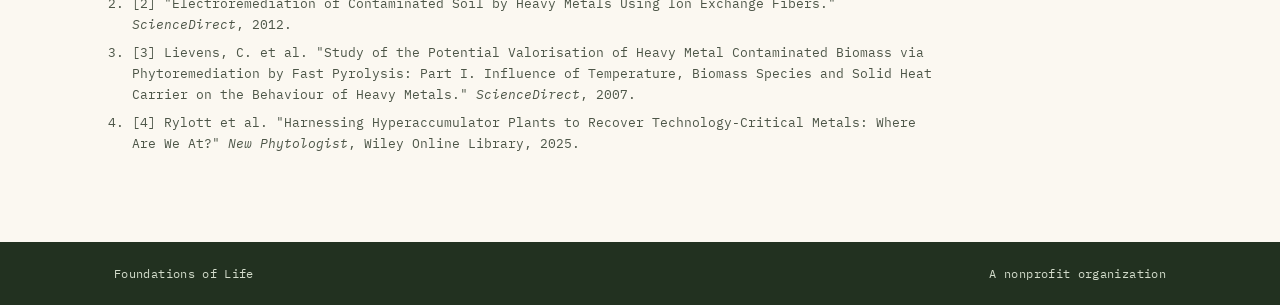
<file: library-hmm-001.html>
<!DOCTYPE html>
<html lang="en">
<head>
<meta charset="UTF-8">
<meta name="viewport" content="width=device-width, initial-scale=1.0">
<title>Foundations of Life | FoL-HMM-001</title>
<meta name="description" content="Heavy Metal Mitigation, a Foundations of Life framework (FoL-HMM-001).">
<link rel="preconnect" href="https://fonts.googleapis.com">
<link rel="preconnect" href="https://fonts.gstatic.com" crossorigin>
<link href="https://fonts.googleapis.com/css2?family=Newsreader:ital,opsz,wght@0,6..72,400;0,6..72,500;0,6..72,600;1,6..72,400&family=Bricolage+Grotesque:opsz,wght@12..96,500;12..96,600;12..96,700&family=IBM+Plex+Mono:wght@400;500&display=swap" rel="stylesheet">
<link rel="stylesheet" href="css/style.css">
<link rel="icon" type="image/png" href="img/favicon.png">
<link rel="apple-touch-icon" href="img/apple-touch-icon.png">
<meta name="theme-color" content="#2b3d27">
</head>
<body>
<div class="doc-strip">
<span class="doc-strip__label">FOUNDATIONS OF LIFE</span>
<span class="doc-strip__meta">DOC. 05.3: FoL-HMM-001</span>
<span class="doc-strip__meta doc-strip__meta--right">REV. <span id="doc-rev">2026.10</span></span>
</div>
<header class="site-header">
<nav class="site-nav">
<a href="index.html" class="site-nav__mark"><img src="img/fol-icon.png" alt="" class="site-nav__emblem" width="48" height="48"><span>Foundations&nbsp;of&nbsp;Life</span></a>
<div class="site-nav__links">
<a href="index.html">Mission</a>
<a href="who-we-are.html">Who We Are</a>
<a href="programs.html">Programs</a>
<a href="library.html" class="is-active">Library</a>
<a href="support.html">Support</a>
<a href="contact.html">Contact</a>
</div>
</nav>
</header>
<main>
<section class="library-doc">
<p class="section-kicker"><a class="text-link" href="library.html">← Back to Library</a></p>
<h2 class="doc-title">Heavy Metal Mitigation</h2>
<p class="doc-subtitle">A Foundations of Life Framework</p>

<dl class="contact-info doc-meta">
<div class="contact-info__row"><dt>Document&nbsp;No.</dt><dd>FoL-HMM-001</dd></div>
<div class="contact-info__row"><dt>Version</dt><dd>1.1 (Public Release Draft)</dd></div>
<div class="contact-info__row"><dt>Date</dt><dd>October 2026</dd></div>
<div class="contact-info__row"><dt>Supersedes</dt><dd>Version 1.0, September 2026</dd></div>
<div class="contact-info__row"><dt>Author</dt><dd>Josh Raven Blair, Founder and Executive Director, Foundations of Life</dd></div>
</dl>

<h3 class="doc-h3">About This Document</h3>
<p>
This framework is published openly because the knowledge required to reverse
contaminated ground belongs to everyone, regardless of socioeconomic standing or
border.
</p>
<p>
This document covers intended scope, honest limitations, and the field-scale
mechanism for ground where a contained remediation approach doesn't apply. It does
not disclose the specific material or mechanism used at contained scale. That
remains a protected protocol under a separate agreement, consistent with how this
organization handles proprietary methodology throughout its published work. Where a
factual claim rests on outside research, that source is cited at the close rather
than attributed inline.
</p>

<h2 class="doc-h2">1. Contained Scale: A Theoretical Framework</h2>
<p>
Heavy metal mitigation at contained scale means precision beds and other deployments
where a remediation material can be physically accessed, monitored, and put back
into service. At that scale, this framework is theoretical. It is built on
published science, and Foundations of Life has not yet tested it in the field.
Nothing in this document is an operational record, and no performance figure will be
reported here until the approach has been tested and the results documented.
</p>
<p>
The reasoning behind material selection, and the material itself, are not
disclosed here. What matters for this framework is the honest scope of what a
contained approach can and cannot do once ground gets larger than a bed.
</p>

<h2 class="doc-h2">2. Scope and Scale</h2>
<p>
Contained remediation is designed for precision beds and other deployments where a
material can be physically accessed, monitored, and put back into service. It was
never meant to cover a
landscape, and assuming it scales cleanly to that is exactly the kind of unstated
assumption this document exists to correct.
</p>
<p>
Spread any soil amendment across a few thousand acres of desertified, potentially
contaminated ground, and the tonnage involved runs into the low thousands to tens of
thousands of tons of material that has to be sourced, transported, and mechanically
worked into open ground, not hand-placed into a bed. That's a mining and
heavy-equipment operation, not a soil amendment.
</p>
<p>
The deeper problem isn't the tonnage, though. It's recovery. Once a remediation
material is tilled into open field soil, removing it back out isn't practical. That
single fact undoes the sustainability case for any material at that scale. The
regeneration cycles that make a contained approach sustainable depend entirely on
being able to physically access and flush the material in place. Broadcast it
across open acreage instead of loading a contained bed, and the same material
chosen specifically because its sustainability lives in the reuse cycle becomes,
functionally, a single-use input. That changes the cost model and the
environmental case at the same time.
</p>

<h2 class="doc-h2">3. Why Common Alternatives Don't Solve Field Scale</h2>
<p>
It's worth naming honestly what doesn't solve this problem either, since the
landscape of options is often presented as more settled than it is.
</p>
<p>
Ion-exchange resin systems are built almost entirely around liquid applications,
industrial effluent, mining leachate, groundwater, wastewater, flowing through a
contained column or batch reactor [1]. Where resin does get used directly on soil
rather than water, it shows up inside electrokinetic remediation, electrodes driven
into the ground, current applied to mobilize the metal ions, then a resin bed or
circulating fluid captures them [2]. That's a powered, engineered intervention
built for a specific parcel, not something tilled into open acreage, and where it
is used on soil, it needs more infrastructure than a contained mineral approach,
not less.
</p>
<p>
A separate category exists and deserves an honest mention, even though it isn't a
fit either. Lime, phosphate rock, and compost can all shift soil chemistry so that
lead and cadmium become less bioavailable, cheap, well-established agronomic
practice, and it sidesteps the recovery problem entirely, because recovery was
never the goal. The metal stays in the ground. It just stops moving into plants and
water as easily. That's a real and useful tool, but it isn't removal, and it isn't
a substitute for confirmed remediation.
</p>

<h2 class="doc-h2">4. Field-Scale Mechanism: Successive Phytoremediation</h2>
<p>
Where a contained material-based approach doesn't apply, the field-scale mechanism
is successive cycles of phytoremediation, and it does the same underlying job at
field scale, just slower and without an imported material.
</p>
<p>
Plant the remediation species. Harvest it. Test the ground and the new generation
of biomass. Repeat until both come back clear. Each generation of harvested biomass
gets handled according to the same rule that governs any confirmed-contamination
biomass, treated as contaminated across the whole plant, not just the root system,
and handled as hazardous material according to applicable law, never routed to
food, feed, or biochar. Once the ground and the biomass both test clear, the site
is genuinely remediated, not provisionally cleared, and the same species can move
into normal food forest use from that point forward.
</p>
<p>
No imported material means no tonnage problem and no recovery problem, because
there's nothing to recover. It scales the way the rest of this framework already
scales, more ground planted the same way, not more infrastructure trucked in.
</p>

<h2 class="doc-h2">5. Contamination and Biomass Handling Rules</h2>
<p>
Processing doesn't offer a shortcut around any of this. Heat doesn't destroy heavy
metals, it concentrates them, cadmium, lead, and arsenic all end up carried forward
into the char and ash fraction instead of burning away, and that's well documented
in the phytoremediation biomass literature [3]. Recovery methods for pulling that
concentrated metal back out do exist, ashing the biomass down and then smelting or
acid-leaching the ash to recover the metal itself, and for a metal like nickel
specifically that's already reached commercial scale [4]. But recovery and
decontamination are two different things. What that process hands back is either a
recovered metal commodity or spent residue, never clean plant material, and it
consumes the biomass entirely to get there.
</p>
<p>
That means any plant deployed in a phytoremediation role gets treated as
contaminated across its full biomass, handled as hazardous material according to
applicable law, not biochar, not feed, not a quiet detour into whatever
circular-economy use felt convenient. Species that were never deployed for
remediation, growing on ground that was never confirmed contaminated, aren't
subject to this rule at all.
</p>
<table class="doc-table">
<thead>
<tr><th>Site / Biomass status</th><th>Biomass disposition</th><th>Human use</th></tr>
</thead>
<tbody>
<tr><td>Ground never confirmed contaminated</td><td>Full circular economy value: food, feed, fiber, biochar</td><td>Cleared</td></tr>
<tr><td>Confirmed, contained scale, in progress</td><td>Stays biomass-only this generation</td><td>Not cleared</td></tr>
<tr><td>Confirmed, contained scale, complete</td><td>Species clear for use</td><td>Cleared</td></tr>
<tr><td>Confirmed, field scale, in progress</td><td>Whole-plant hazardous material, handled per law. Never biochar, feed, or circular economy</td><td>Not cleared</td></tr>
<tr><td>Confirmed, field scale, ground and biomass both test clear</td><td>Site genuinely remediated</td><td>Cleared, normal food forest use resumes</td></tr>
<tr><td>Any biomass headed to biochar or processing</td><td>Same clearance standard as food or feed applies before processing</td><td>Confirmed-contaminated biomass stays hazardous, never processed into reusable biochar</td></tr>
</tbody>
</table>

<h2 class="doc-h2">6. What's Proven, What's Supported, What's Still Theory</h2>
<p>
This document rests on three kinds of claims, and they deserve the same honesty as
everything else.
</p>
<p>
<strong>What's field-proven</strong> is nothing yet. The contained-scale approach
has not been tested by Foundations of Life, and this document makes no performance
claim for it. Testing and documentation come first, and results will be published
only once they exist.
</p>
<p>
<strong>What's literature-supported</strong> is the underlying comparative
technology landscape: what heat does to metals during processing, phytomining's
viability at commercial scale for high-value metals, and the liquid-phase or
electrokinetic nature of ion-exchange resin systems. All of that is published,
external science, cited rather than claimed as something measured firsthand here.
</p>
<p>
<strong>What's still theory</strong> is the contained-scale approach itself, and
cost-effectiveness at desertification-reversal scale, full stop. Nothing in this document should be read as proof that
heavy metal mitigation, in any form, is a solved piece of large-scale land
restoration. Successive phytoremediation is the honest field-scale answer available
right now, not a proven-at-scale replacement for a contained material approach. A
dedicated feasibility study, covering unit cost, application logistics, and
realistic timelines for successive-cycle remediation across real acreage, is still
outstanding and still needed before any claim of scale is made.
</p>

<h2 class="doc-h2">References</h2>
<ol class="references">
<li>[1] "Ion Exchange Methods for Heavy Metal Removal." <em>Nature Index</em>, Nature Portfolio.</li>
<li>[2] "Electroremediation of Contaminated Soil by Heavy Metals Using Ion Exchange Fibers." <em>ScienceDirect</em>, 2012.</li>
<li>[3] Lievens, C. et al. "Study of the Potential Valorisation of Heavy Metal Contaminated Biomass via Phytoremediation by Fast Pyrolysis: Part I. Influence of Temperature, Biomass Species and Solid Heat Carrier on the Behaviour of Heavy Metals." <em>ScienceDirect</em>, 2007.</li>
<li>[4] Rylott et al. "Harnessing Hyperaccumulator Plants to Recover Technology-Critical Metals: Where Are We At?" <em>New Phytologist</em>, Wiley Online Library, 2025.</li>
</ol>
</section>
</main>
<footer class="site-footer">
<div class="site-footer__row">
<span>Foundations of Life</span>
<span>A nonprofit organization</span>
</div>
</footer>
</body>
</html>
</file>
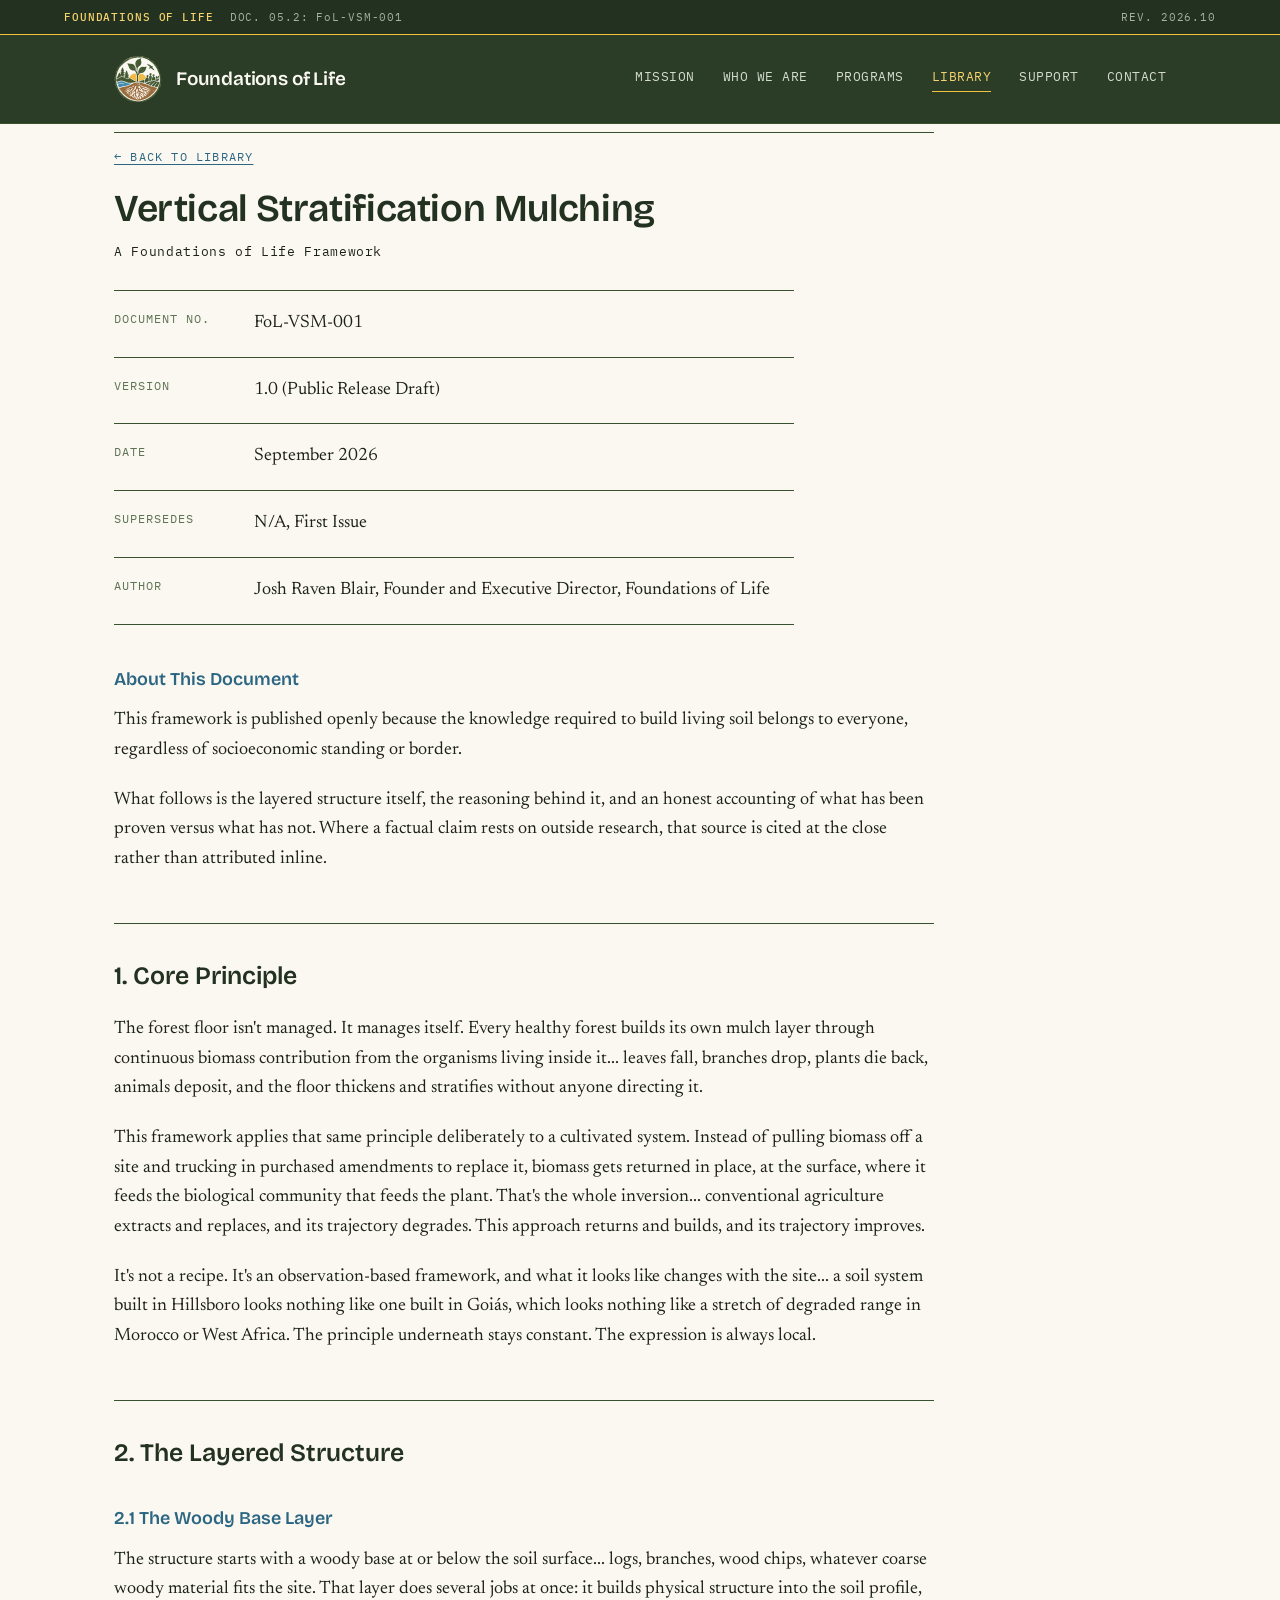
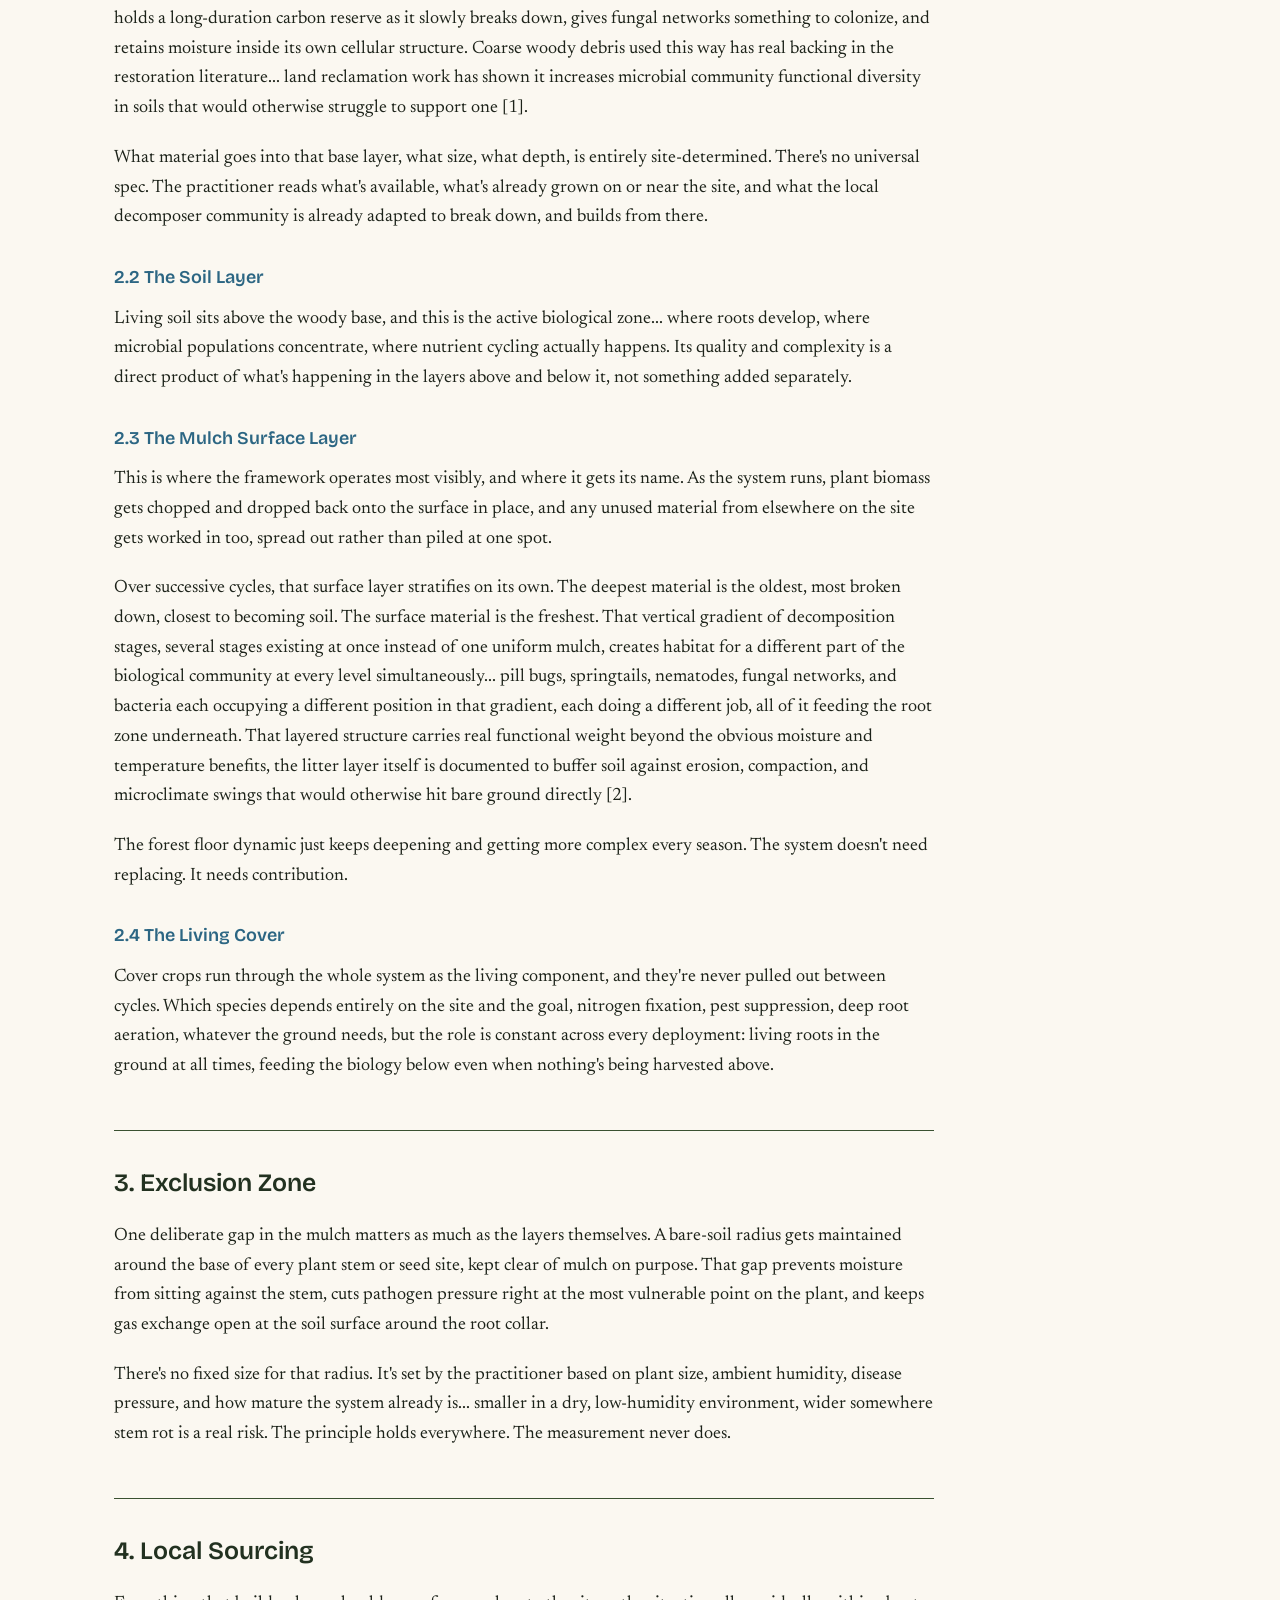
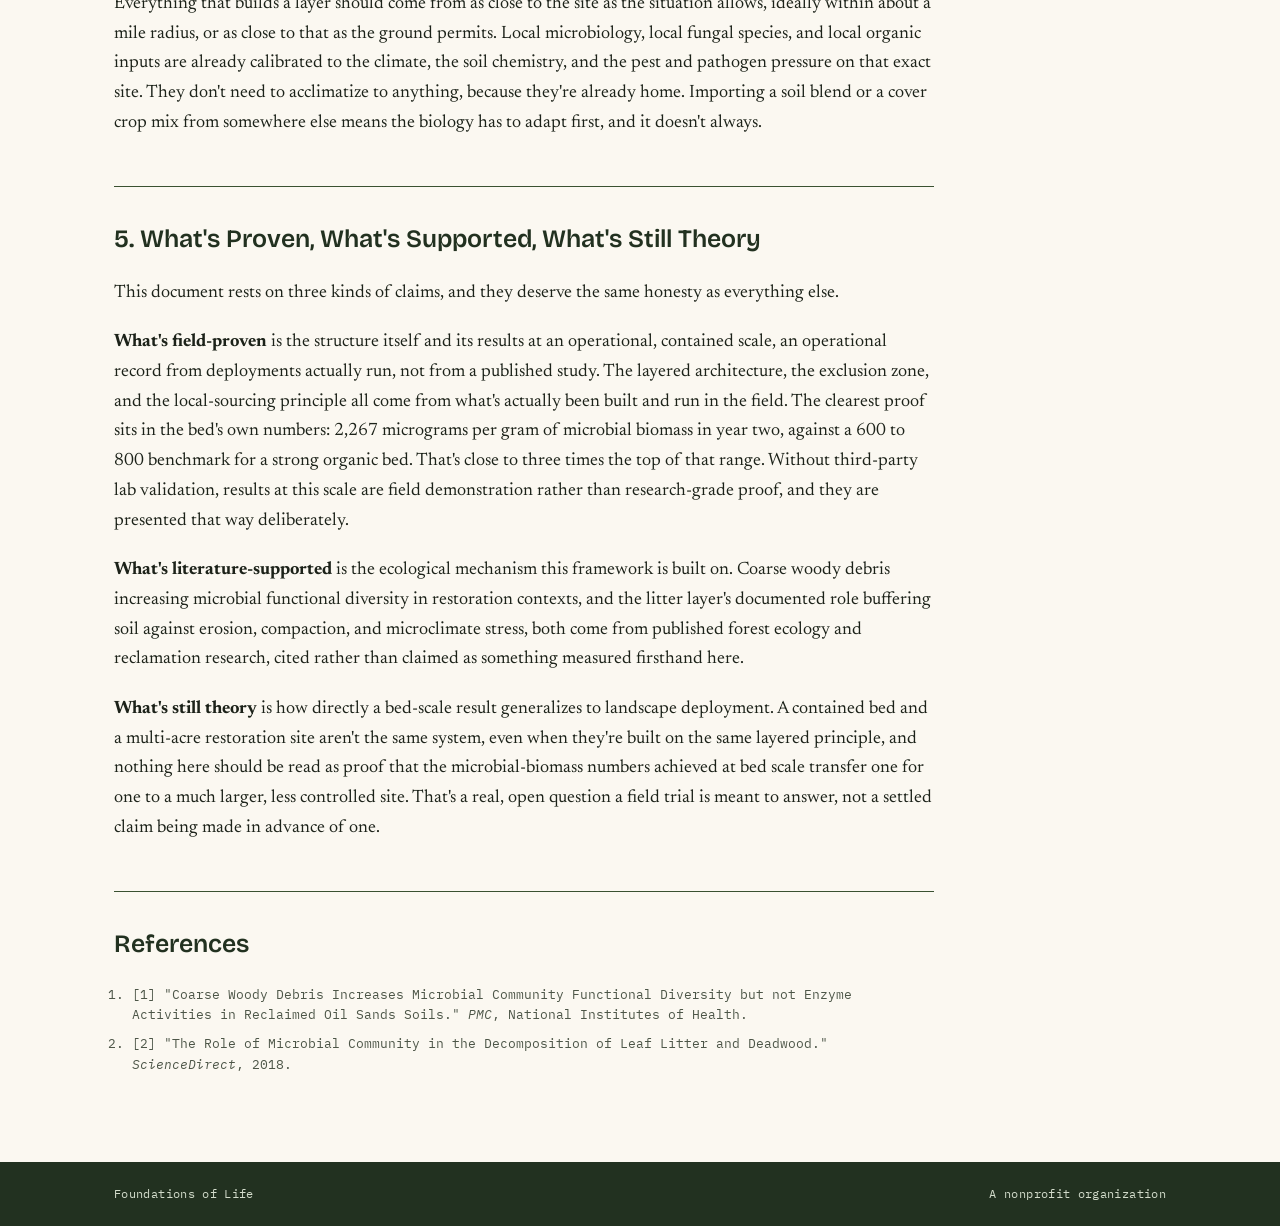
<file: library-vsm-001.html>
<!DOCTYPE html>
<html lang="en">
<head>
<meta charset="UTF-8">
<meta name="viewport" content="width=device-width, initial-scale=1.0">
<title>Foundations of Life | FoL-VSM-001</title>
<meta name="description" content="Vertical Stratification Mulching, a Foundations of Life framework (FoL-VSM-001).">
<link rel="preconnect" href="https://fonts.googleapis.com">
<link rel="preconnect" href="https://fonts.gstatic.com" crossorigin>
<link href="https://fonts.googleapis.com/css2?family=Newsreader:ital,opsz,wght@0,6..72,400;0,6..72,500;0,6..72,600;1,6..72,400&family=Bricolage+Grotesque:opsz,wght@12..96,500;12..96,600;12..96,700&family=IBM+Plex+Mono:wght@400;500&display=swap" rel="stylesheet">
<link rel="stylesheet" href="css/style.css">
<link rel="icon" type="image/png" href="img/favicon.png">
<link rel="apple-touch-icon" href="img/apple-touch-icon.png">
<meta name="theme-color" content="#2b3d27">
</head>
<body>
<div class="doc-strip">
<span class="doc-strip__label">FOUNDATIONS OF LIFE</span>
<span class="doc-strip__meta">DOC. 05.2: FoL-VSM-001</span>
<span class="doc-strip__meta doc-strip__meta--right">REV. <span id="doc-rev">2026.10</span></span>
</div>
<header class="site-header">
<nav class="site-nav">
<a href="index.html" class="site-nav__mark"><img src="img/fol-icon.png" alt="" class="site-nav__emblem" width="48" height="48"><span>Foundations&nbsp;of&nbsp;Life</span></a>
<div class="site-nav__links">
<a href="index.html">Mission</a>
<a href="who-we-are.html">Who We Are</a>
<a href="programs.html">Programs</a>
<a href="library.html" class="is-active">Library</a>
<a href="support.html">Support</a>
<a href="contact.html">Contact</a>
</div>
</nav>
</header>
<main>
<section class="library-doc">
<p class="section-kicker"><a class="text-link" href="library.html">← Back to Library</a></p>
<h2 class="doc-title">Vertical Stratification Mulching</h2>
<p class="doc-subtitle">A Foundations of Life Framework</p>

<dl class="contact-info doc-meta">
<div class="contact-info__row"><dt>Document&nbsp;No.</dt><dd>FoL-VSM-001</dd></div>
<div class="contact-info__row"><dt>Version</dt><dd>1.0 (Public Release Draft)</dd></div>
<div class="contact-info__row"><dt>Date</dt><dd>September 2026</dd></div>
<div class="contact-info__row"><dt>Supersedes</dt><dd>N/A, First Issue</dd></div>
<div class="contact-info__row"><dt>Author</dt><dd>Josh Raven Blair, Founder and Executive Director, Foundations of Life</dd></div>
</dl>

<h3 class="doc-h3">About This Document</h3>
<p>
This framework is published openly because the knowledge required to build living
soil belongs to everyone, regardless of socioeconomic standing or border.
</p>
<p>
What follows is the layered structure itself, the reasoning behind it, and an honest
accounting of what has been proven versus what has not. Where a factual claim rests
on outside research, that source is cited at the close rather than attributed
inline.
</p>

<h2 class="doc-h2">1. Core Principle</h2>
<p>
The forest floor isn't managed. It manages itself. Every healthy forest builds its
own mulch layer through continuous biomass contribution from the organisms living
inside it... leaves fall, branches drop, plants die back, animals deposit, and the
floor thickens and stratifies without anyone directing it.
</p>
<p>
This framework applies that same principle deliberately to a cultivated system.
Instead of pulling biomass off a site and trucking in purchased amendments to
replace it, biomass gets returned in place, at the surface, where it feeds the
biological community that feeds the plant. That's the whole inversion... conventional
agriculture extracts and replaces, and its trajectory degrades. This approach returns
and builds, and its trajectory improves.
</p>
<p>
It's not a recipe. It's an observation-based framework, and what it looks like
changes with the site... a soil system built in Hillsboro looks nothing like one
built in Goiás, which looks nothing like a stretch of degraded range in Morocco or
West Africa. The principle underneath stays constant. The expression is always local.
</p>

<h2 class="doc-h2">2. The Layered Structure</h2>

<h3 class="doc-h3">2.1 The Woody Base Layer</h3>
<p>
The structure starts with a woody base at or below the soil surface... logs,
branches, wood chips, whatever coarse woody material fits the site. That layer does
several jobs at once: it builds physical structure into the soil profile, holds a
long-duration carbon reserve as it slowly breaks down, gives fungal networks
something to colonize, and retains moisture inside its own cellular structure.
Coarse woody debris used this way has real backing in the restoration literature...
land reclamation work has shown it increases microbial community functional
diversity in soils that would otherwise struggle to support one [1].
</p>
<p>
What material goes into that base layer, what size, what depth, is entirely
site-determined. There's no universal spec. The practitioner reads what's available,
what's already grown on or near the site, and what the local decomposer community is
already adapted to break down, and builds from there.
</p>

<h3 class="doc-h3">2.2 The Soil Layer</h3>
<p>
Living soil sits above the woody base, and this is the active biological zone...
where roots develop, where microbial populations concentrate, where nutrient cycling
actually happens. Its quality and complexity is a direct product of what's happening
in the layers above and below it, not something added separately.
</p>

<h3 class="doc-h3">2.3 The Mulch Surface Layer</h3>
<p>
This is where the framework operates most visibly, and where it gets its name. As
the system runs, plant biomass gets chopped and dropped back onto the surface in
place, and any unused material from elsewhere on the site gets worked in too, spread
out rather than piled at one spot.
</p>
<p>
Over successive cycles, that surface layer stratifies on its own. The deepest
material is the oldest, most broken down, closest to becoming soil. The surface
material is the freshest. That vertical gradient of decomposition stages, several
stages existing at once instead of one uniform mulch, creates habitat for a
different part of the biological community at every level simultaneously... pill
bugs, springtails, nematodes, fungal networks, and bacteria each occupying a
different position in that gradient, each doing a different job, all of it feeding
the root zone underneath. That layered structure carries real functional weight
beyond the obvious moisture and temperature benefits, the litter layer itself is
documented to buffer soil against erosion, compaction, and microclimate swings that
would otherwise hit bare ground directly [2].
</p>
<p>
The forest floor dynamic just keeps deepening and getting more complex every season.
The system doesn't need replacing. It needs contribution.
</p>

<h3 class="doc-h3">2.4 The Living Cover</h3>
<p>
Cover crops run through the whole system as the living component, and they're never
pulled out between cycles. Which species depends entirely on the site and the goal,
nitrogen fixation, pest suppression, deep root aeration, whatever the ground needs,
but the role is constant across every deployment: living roots in the ground at all
times, feeding the biology below even when nothing's being harvested above.
</p>

<h2 class="doc-h2">3. Exclusion Zone</h2>
<p>
One deliberate gap in the mulch matters as much as the layers themselves. A
bare-soil radius gets maintained around the base of every plant stem or seed site,
kept clear of mulch on purpose. That gap prevents moisture from sitting against the
stem, cuts pathogen pressure right at the most vulnerable point on the plant, and
keeps gas exchange open at the soil surface around the root collar.
</p>
<p>
There's no fixed size for that radius. It's set by the practitioner based on plant
size, ambient humidity, disease pressure, and how mature the system already is...
smaller in a dry, low-humidity environment, wider somewhere stem rot is a real risk.
The principle holds everywhere. The measurement never does.
</p>

<h2 class="doc-h2">4. Local Sourcing</h2>
<p>
Everything that builds a layer should come from as close to the site as the
situation allows, ideally within about a mile radius, or as close to that as the
ground permits. Local microbiology, local fungal species, and local organic inputs
are already calibrated to the climate, the soil chemistry, and the pest and pathogen
pressure on that exact site. They don't need to acclimatize to anything, because
they're already home. Importing a soil blend or a cover crop mix from somewhere else
means the biology has to adapt first, and it doesn't always.
</p>

<h2 class="doc-h2">5. What's Proven, What's Supported, What's Still Theory</h2>
<p>
This document rests on three kinds of claims, and they deserve the same honesty as
everything else.
</p>
<p>
<strong>What's field-proven</strong> is the structure itself and its results at an
operational, contained scale, an operational record from deployments actually run,
not from a published study. The layered architecture, the exclusion zone, and the
local-sourcing principle all come from what's actually been built and run in the
field. The clearest proof sits in the bed's own numbers: 2,267 micrograms per gram
of microbial biomass in year two, against a 600 to 800 benchmark for a strong
organic bed. That's close to three times the top of that range. Without third-party
lab validation, results at this scale are field demonstration rather than
research-grade proof, and they are presented that way deliberately.
</p>
<p>
<strong>What's literature-supported</strong> is the ecological mechanism this
framework is built on. Coarse woody debris increasing microbial functional
diversity in restoration contexts, and the litter layer's documented role buffering
soil against erosion, compaction, and microclimate stress, both come from published
forest ecology and reclamation research, cited rather than claimed as something
measured firsthand here.
</p>
<p>
<strong>What's still theory</strong> is how directly a bed-scale result generalizes
to landscape deployment. A contained bed and a multi-acre restoration site aren't
the same system, even when they're built on the same layered principle, and nothing
here should be read as proof that the microbial-biomass numbers achieved at bed
scale transfer one for one to a much larger, less controlled site. That's a real,
open question a field trial is meant to answer, not a settled claim being made in
advance of one.
</p>

<h2 class="doc-h2">References</h2>
<ol class="references">
<li>[1] "Coarse Woody Debris Increases Microbial Community Functional Diversity but not Enzyme Activities in Reclaimed Oil Sands Soils." <em>PMC</em>, National Institutes of Health.</li>
<li>[2] "The Role of Microbial Community in the Decomposition of Leaf Litter and Deadwood." <em>ScienceDirect</em>, 2018.</li>
</ol>
</section>
</main>
<footer class="site-footer">
<div class="site-footer__row">
<span>Foundations of Life</span>
<span>A nonprofit organization</span>
</div>
</footer>
</body>
</html>
</file>
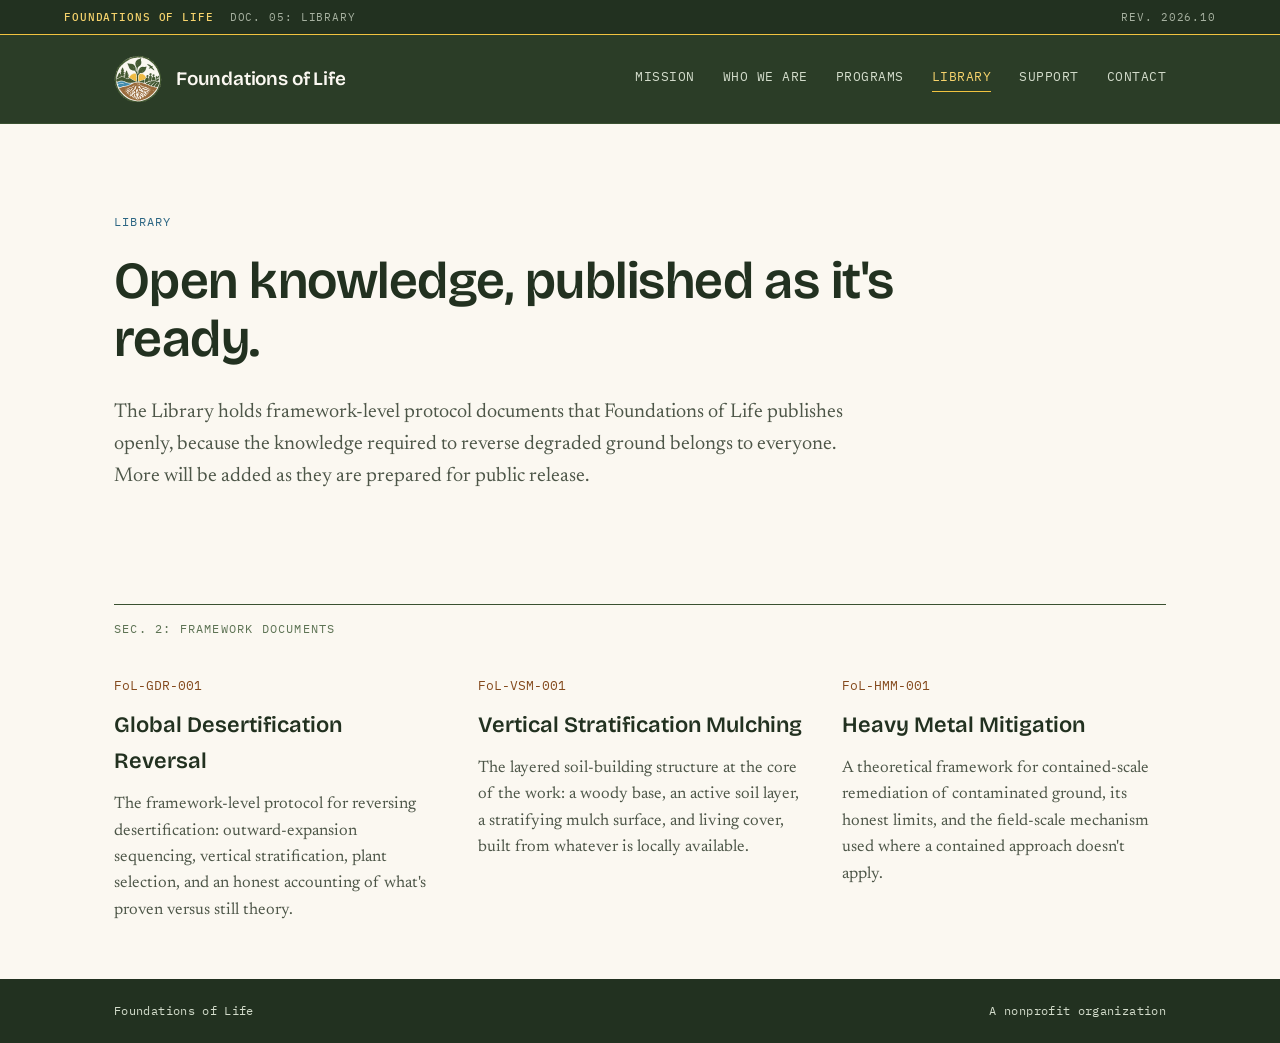
<file: library.html>
<!DOCTYPE html>
<html lang="en">
<head>
<meta charset="UTF-8">
<meta name="viewport" content="width=device-width, initial-scale=1.0">
<title>Foundations of Life | Library</title>
<meta name="description" content="Open framework documents published by Foundations of Life: soil restoration, land remediation, and desertification reversal.">
<link rel="preconnect" href="https://fonts.googleapis.com">
<link rel="preconnect" href="https://fonts.gstatic.com" crossorigin>
<link href="https://fonts.googleapis.com/css2?family=Newsreader:ital,opsz,wght@0,6..72,400;0,6..72,500;0,6..72,600;1,6..72,400&family=Bricolage+Grotesque:opsz,wght@12..96,500;12..96,600;12..96,700&family=IBM+Plex+Mono:wght@400;500&display=swap" rel="stylesheet">
<link rel="stylesheet" href="css/style.css">
<link rel="icon" type="image/png" href="img/favicon.png">
<link rel="apple-touch-icon" href="img/apple-touch-icon.png">
<meta name="theme-color" content="#2b3d27">
</head>
<body>
<div class="doc-strip">
<span class="doc-strip__label">FOUNDATIONS OF LIFE</span>
<span class="doc-strip__meta">DOC. 05: LIBRARY</span>
<span class="doc-strip__meta doc-strip__meta--right">REV. <span id="doc-rev">2026.10</span></span>
</div>
<header class="site-header">
<nav class="site-nav">
<a href="index.html" class="site-nav__mark"><img src="img/fol-icon.png" alt="" class="site-nav__emblem" width="48" height="48"><span>Foundations&nbsp;of&nbsp;Life</span></a>
<div class="site-nav__links">
<a href="index.html">Mission</a>
<a href="who-we-are.html">Who We Are</a>
<a href="programs.html">Programs</a>
<a href="library.html" class="is-active">Library</a>
<a href="support.html">Support</a>
<a href="contact.html">Contact</a>
</div>
</nav>
</header>
<main>
<section class="hero">
<p class="hero__kicker">Library</p>
<h1 class="hero__title">Open knowledge, published as it's ready.</h1>
<p class="hero__lede">
The Library holds framework-level protocol documents that Foundations of Life
publishes openly, because the knowledge required to reverse degraded ground belongs
to everyone. More will be added as they are prepared for public release.
</p>
</section>
<section class="pillars">
<p class="section-kicker">Sec. 2: Framework Documents</p>
<div class="pillars__grid">
<a class="pillar-link" href="library-gdr-001.html">
<article class="pillar">
<span class="pillar__num">FoL-GDR-001</span>
<h2 class="pillar__title">Global Desertification Reversal</h2>
<p class="pillar__body">
The framework-level protocol for reversing desertification: outward-expansion
sequencing, vertical stratification, plant selection, and an honest accounting of
what's proven versus still theory.
</p>
</article>
</a>
<a class="pillar-link" href="library-vsm-001.html">
<article class="pillar">
<span class="pillar__num">FoL-VSM-001</span>
<h2 class="pillar__title">Vertical Stratification Mulching</h2>
<p class="pillar__body">
The layered soil-building structure at the core of the work: a woody base, an
active soil layer, a stratifying mulch surface, and living cover, built from
whatever is locally available.
</p>
</article>
</a>
<a class="pillar-link" href="library-hmm-001.html">
<article class="pillar">
<span class="pillar__num">FoL-HMM-001</span>
<h2 class="pillar__title">Heavy Metal Mitigation</h2>
<p class="pillar__body">
A theoretical framework for contained-scale remediation of contaminated ground, its
honest limits, and the field-scale mechanism used where a contained approach
doesn't apply.
</p>
</article>
</a>
</div>
</section>
</main>
<footer class="site-footer">
<div class="site-footer__row">
<span>Foundations of Life</span>
<span>A nonprofit organization</span>
</div>
</footer>
</body>
</html>
</file>
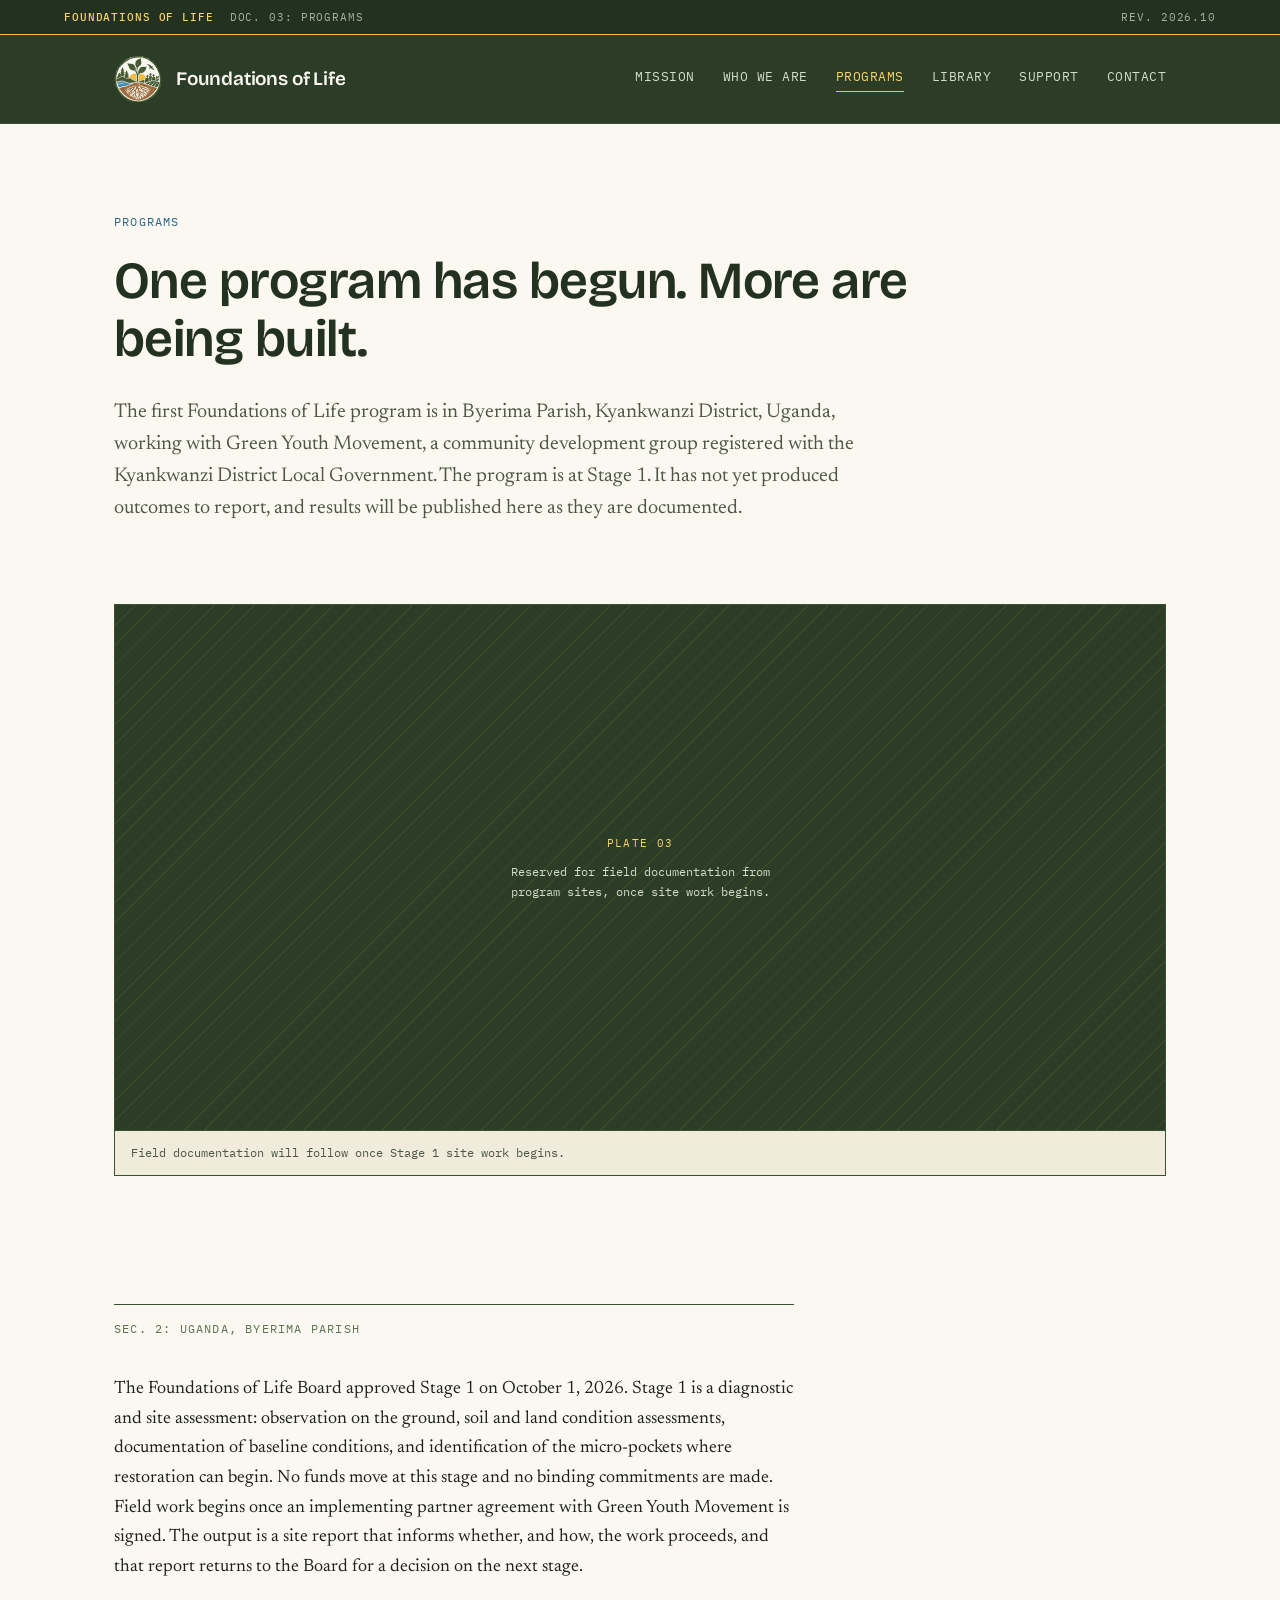
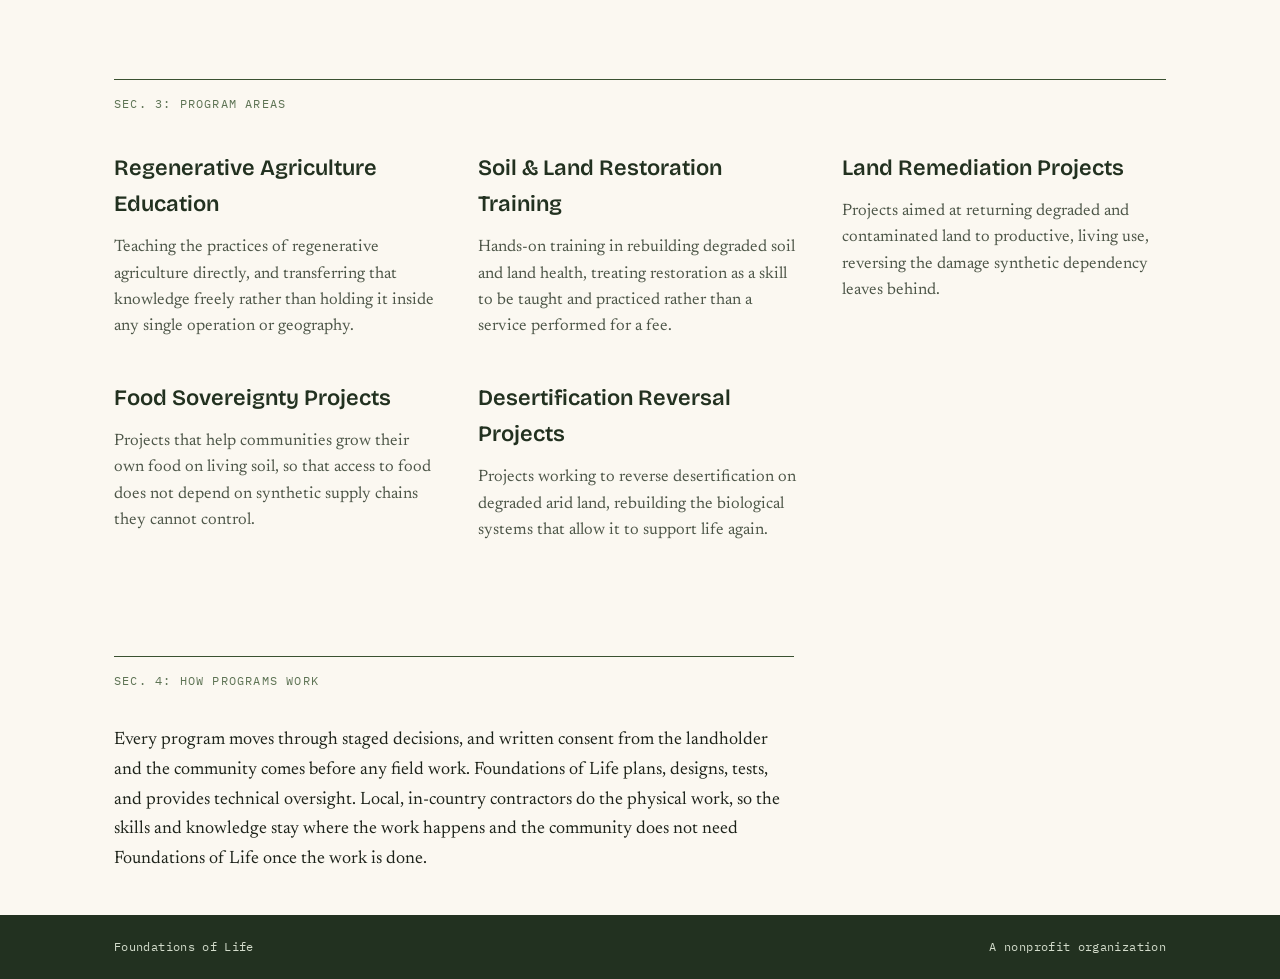
<file: programs.html>
<!DOCTYPE html>
<html lang="en">
<head>
<meta charset="UTF-8">
<meta name="viewport" content="width=device-width, initial-scale=1.0">
<title>Foundations of Life | Programs</title>
<meta name="description" content="Foundations of Life has not yet launched an active program. This page describes the program areas the organization is building toward.">
<link rel="preconnect" href="https://fonts.googleapis.com">
<link rel="preconnect" href="https://fonts.gstatic.com" crossorigin>
<link href="https://fonts.googleapis.com/css2?family=Newsreader:ital,opsz,wght@0,6..72,400;0,6..72,500;0,6..72,600;1,6..72,400&family=Bricolage+Grotesque:opsz,wght@12..96,500;12..96,600;12..96,700&family=IBM+Plex+Mono:wght@400;500&display=swap" rel="stylesheet">
<link rel="stylesheet" href="css/style.css">
<link rel="icon" type="image/png" href="img/favicon.png">
<link rel="apple-touch-icon" href="img/apple-touch-icon.png">
<meta name="theme-color" content="#2b3d27">
</head>
<body>
<div class="doc-strip">
<span class="doc-strip__label">FOUNDATIONS OF LIFE</span>
<span class="doc-strip__meta">DOC. 03: PROGRAMS</span>
<span class="doc-strip__meta doc-strip__meta--right">REV. <span id="doc-rev">2026.10</span></span>
</div>
<header class="site-header">
<nav class="site-nav">
<a href="index.html" class="site-nav__mark"><img src="img/fol-icon.png" alt="" class="site-nav__emblem" width="48" height="48"><span>Foundations&nbsp;of&nbsp;Life</span></a>
<div class="site-nav__links">
<a href="index.html">Mission</a>
<a href="who-we-are.html">Who We Are</a>
<a href="programs.html" class="is-active">Programs</a>
<a href="library.html">Library</a>
<a href="support.html">Support</a>
<a href="contact.html">Contact</a>
</div>
</nav>
</header>
<main>
<section class="hero">
<p class="hero__kicker">Programs</p>
<h1 class="hero__title">One program has begun. More are being built.</h1>
<p class="hero__lede">
The first Foundations of Life program is in Byerima Parish, Kyankwanzi District,
Uganda, working with Green Youth Movement, a community development group registered
with the Kyankwanzi District Local Government. The program is at Stage 1. It has not
yet produced outcomes to report, and results will be published here as they are
documented.
</p>
</section>
<section class="plate">
<div class="plate__frame">
<div class="plate__placeholder">
<span class="plate__placeholder-label">PLATE 03</span>
<span class="plate__placeholder-note">Reserved for field documentation from program sites, once site work begins.</span>
</div>
<p class="plate__caption">Field documentation will follow once Stage 1 site work begins.</p>
</div>
</section>
<section class="thesis">
<p class="section-kicker">Sec. 2: Uganda, Byerima Parish</p>
<p class="thesis__body">
The Foundations of Life Board approved Stage 1 on October 1, 2026. Stage 1 is a
diagnostic and site assessment: observation on the ground, soil and land condition
assessments, documentation of baseline conditions, and identification of the
micro-pockets where restoration can begin. No funds move at this stage and no binding
commitments are made. Field work begins once an implementing partner agreement with
Green Youth Movement is signed. The output is a site report that informs whether, and
how, the work proceeds, and that report returns to the Board for a decision on the
next stage.
</p>
</section>
<section class="pillars">
<p class="section-kicker">Sec. 3: Program Areas</p>
<div class="pillars__grid">
<article class="pillar">
<h2 class="pillar__title">Regenerative Agriculture Education</h2>
<p class="pillar__body">
Teaching the practices of regenerative agriculture directly, and transferring that
knowledge freely rather than holding it inside any single operation or geography.
</p>
</article>
<article class="pillar">
<h2 class="pillar__title">Soil &amp; Land Restoration Training</h2>
<p class="pillar__body">
Hands-on training in rebuilding degraded soil and land health, treating restoration as
a skill to be taught and practiced rather than a service performed for a fee.
</p>
</article>
<article class="pillar">
<h2 class="pillar__title">Land Remediation Projects</h2>
<p class="pillar__body">
Projects aimed at returning degraded and contaminated land to productive, living use,
reversing the damage synthetic dependency leaves behind.
</p>
</article>
<article class="pillar">
<h2 class="pillar__title">Food Sovereignty Projects</h2>
<p class="pillar__body">
Projects that help communities grow their own food on living soil, so that access to
food does not depend on synthetic supply chains they cannot control.
</p>
</article>
<article class="pillar">
<h2 class="pillar__title">Desertification Reversal Projects</h2>
<p class="pillar__body">
Projects working to reverse desertification on degraded arid land, rebuilding the
biological systems that allow it to support life again.
</p>
</article>
</div>
</section>
<section class="thesis">
<p class="section-kicker">Sec. 4: How Programs Work</p>
<p class="thesis__body">
Every program moves through staged decisions, and written consent from the
landholder and the community comes before any field work. Foundations of Life plans,
designs, tests, and provides technical oversight. Local, in-country contractors do the
physical work, so the skills and knowledge stay where the work happens and the
community does not need Foundations of Life once the work is done.
</p>
</section>
</main>
<footer class="site-footer">
<div class="site-footer__row">
<span>Foundations of Life</span>
<span>A nonprofit organization</span>
</div>
</footer>
</body>
</html>
</file>
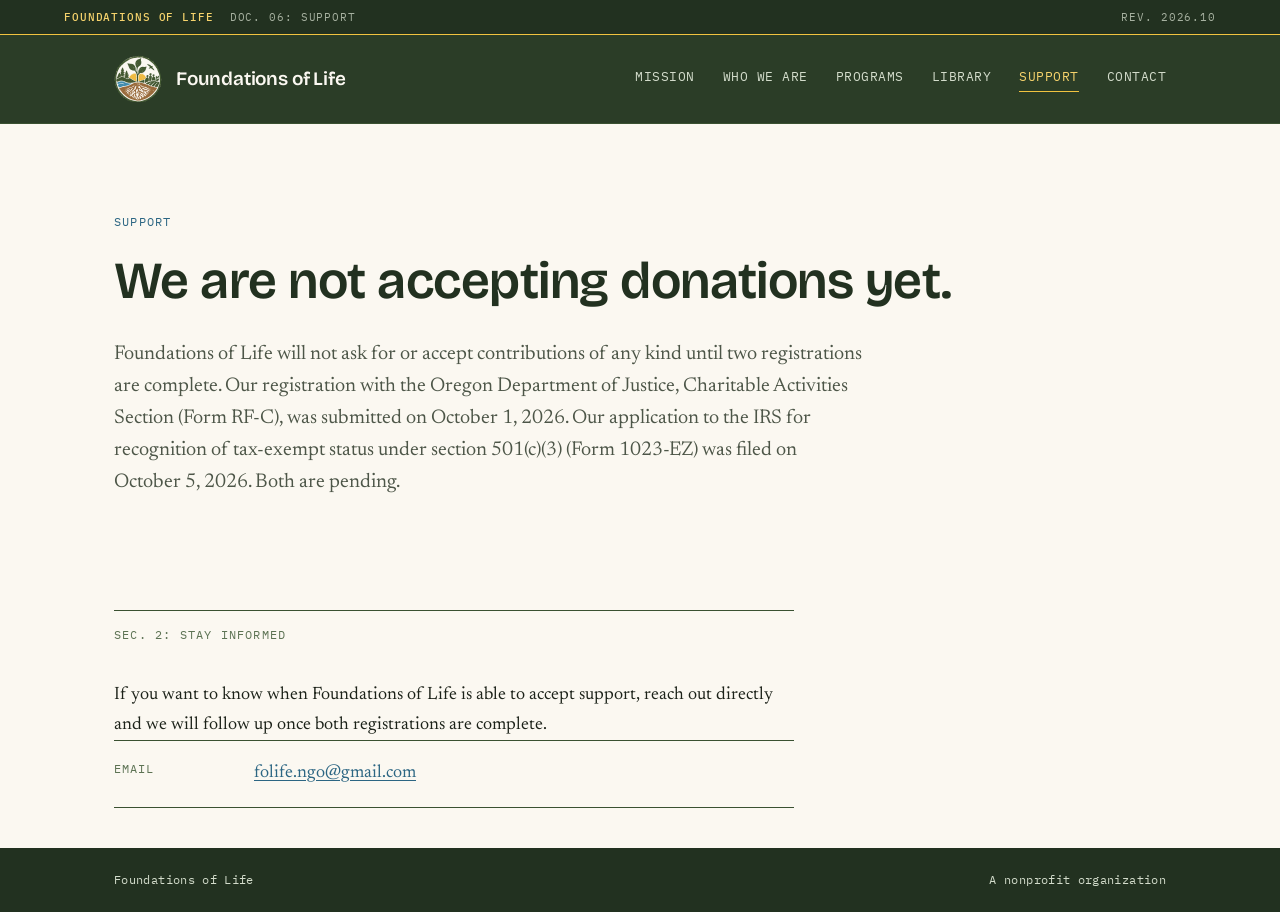
<file: support.html>
<!DOCTYPE html>
<html lang="en">
<head>
<meta charset="UTF-8">
<meta name="viewport" content="width=device-width, initial-scale=1.0">
<title>Foundations of Life | Support</title>
<meta name="description" content="Foundations of Life cannot yet accept donations. Oregon DOJ charitable solicitation registration is pending.">
<link rel="preconnect" href="https://fonts.googleapis.com">
<link rel="preconnect" href="https://fonts.gstatic.com" crossorigin>
<link href="https://fonts.googleapis.com/css2?family=Newsreader:ital,opsz,wght@0,6..72,400;0,6..72,500;0,6..72,600;1,6..72,400&family=Bricolage+Grotesque:opsz,wght@12..96,500;12..96,600;12..96,700&family=IBM+Plex+Mono:wght@400;500&display=swap" rel="stylesheet">
<link rel="stylesheet" href="css/style.css">
<link rel="icon" type="image/png" href="img/favicon.png">
<link rel="apple-touch-icon" href="img/apple-touch-icon.png">
<meta name="theme-color" content="#2b3d27">
</head>
<body>
<div class="doc-strip">
<span class="doc-strip__label">FOUNDATIONS OF LIFE</span>
<span class="doc-strip__meta">DOC. 06: SUPPORT</span>
<span class="doc-strip__meta doc-strip__meta--right">REV. <span id="doc-rev">2026.10</span></span>
</div>
<header class="site-header">
<nav class="site-nav">
<a href="index.html" class="site-nav__mark"><img src="img/fol-icon.png" alt="" class="site-nav__emblem" width="48" height="48"><span>Foundations&nbsp;of&nbsp;Life</span></a>
<div class="site-nav__links">
<a href="index.html">Mission</a>
<a href="who-we-are.html">Who We Are</a>
<a href="programs.html">Programs</a>
<a href="library.html">Library</a>
<a href="support.html" class="is-active">Support</a>
<a href="contact.html">Contact</a>
</div>
</nav>
</header>
<main>
<section class="hero">
<p class="hero__kicker">Support</p>
<h1 class="hero__title">We are not accepting donations yet.</h1>
<p class="hero__lede">
Foundations of Life will not ask for or accept contributions of any kind until two
registrations are complete. Our registration with the Oregon Department of Justice,
Charitable Activities Section (Form RF-C), was submitted on October 1, 2026. Our
application to the IRS for recognition of tax-exempt status under section 501(c)(3)
(Form 1023-EZ) was filed on October 5, 2026. Both are pending.
</p>
</section>
<section class="thesis">
<p class="section-kicker">Sec. 2: Stay Informed</p>
<p class="thesis__body">
If you want to know when Foundations of Life is able to accept support, reach out
directly and we will follow up once both registrations are complete.
</p>
<dl class="contact-info doc-meta">
<div class="contact-info__row"><dt>Email</dt><dd><a class="text-link" href="mailto:folife.ngo@gmail.com">folife.ngo@gmail.com</a></dd></div>
</dl>
</section>
</main>
<footer class="site-footer">
<div class="site-footer__row">
<span>Foundations of Life</span>
<span>A nonprofit organization</span>
</div>
</footer>
</body>
</html>
</file>
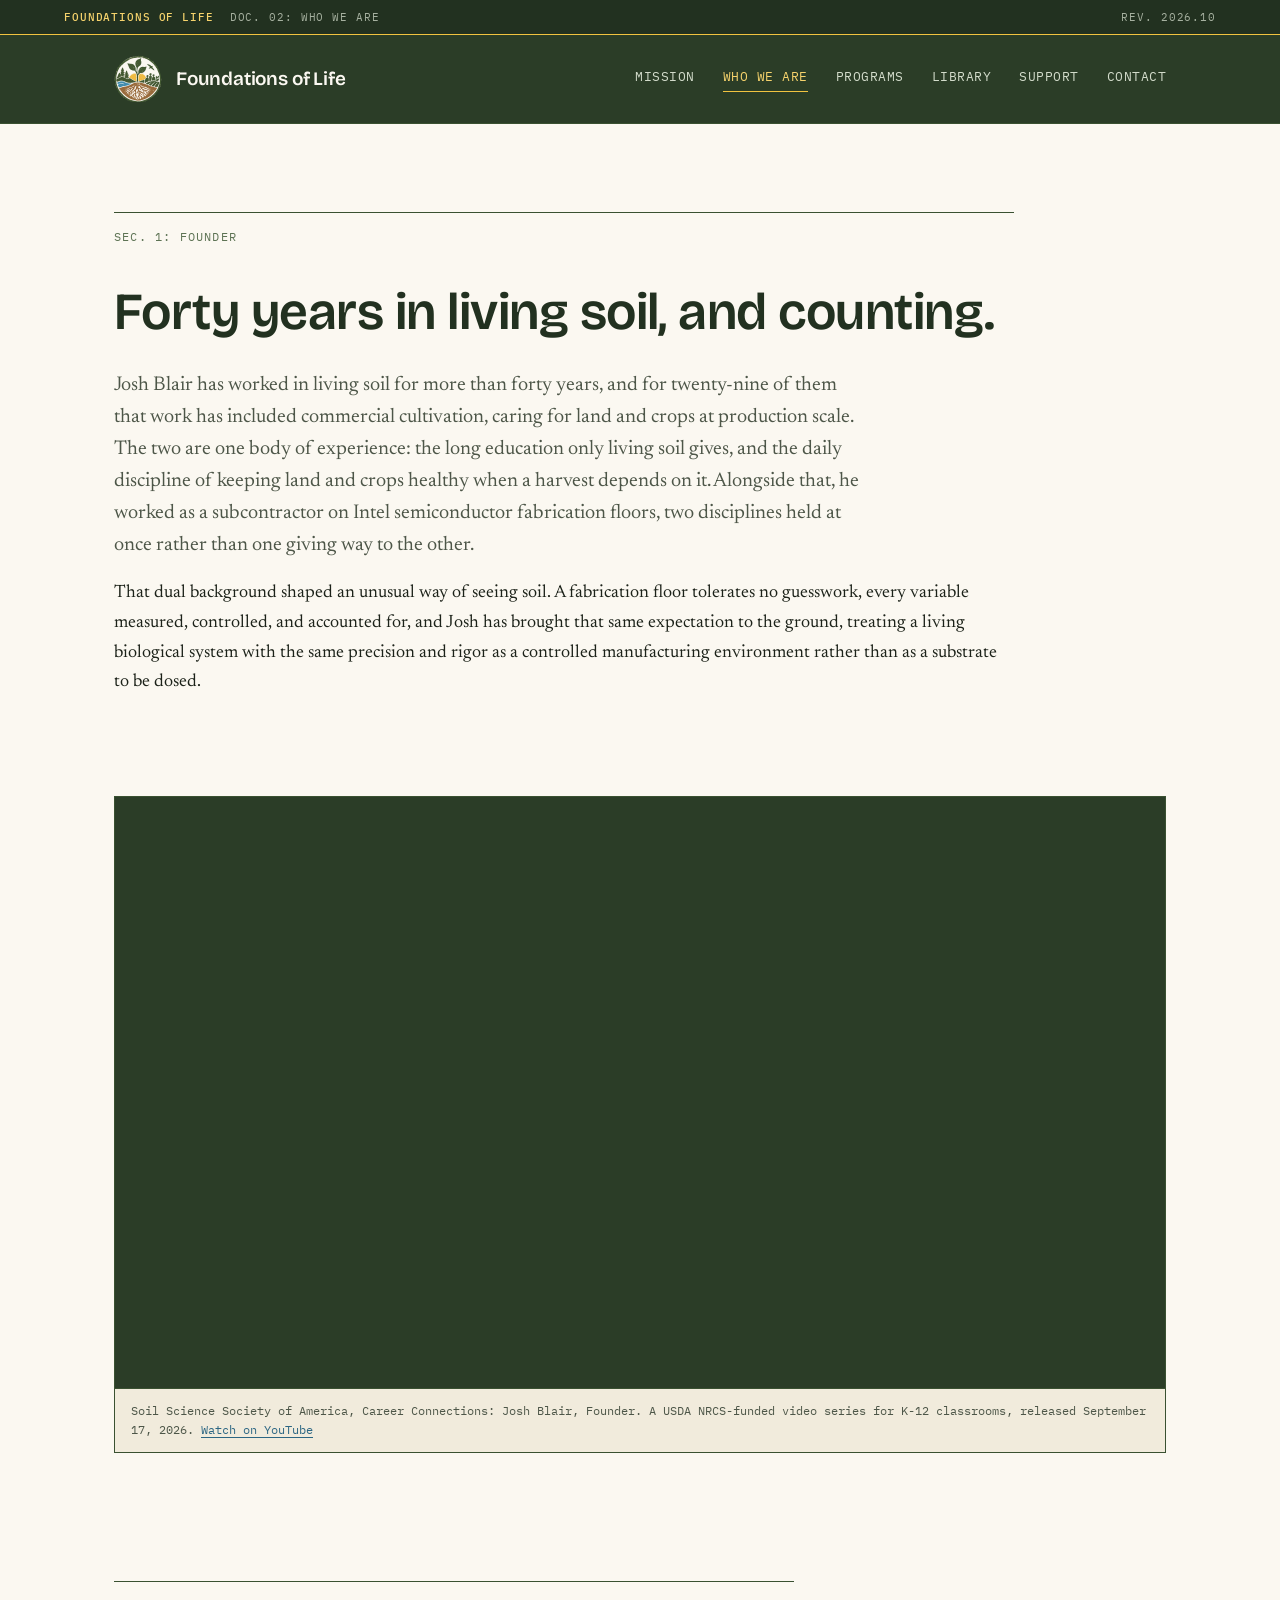
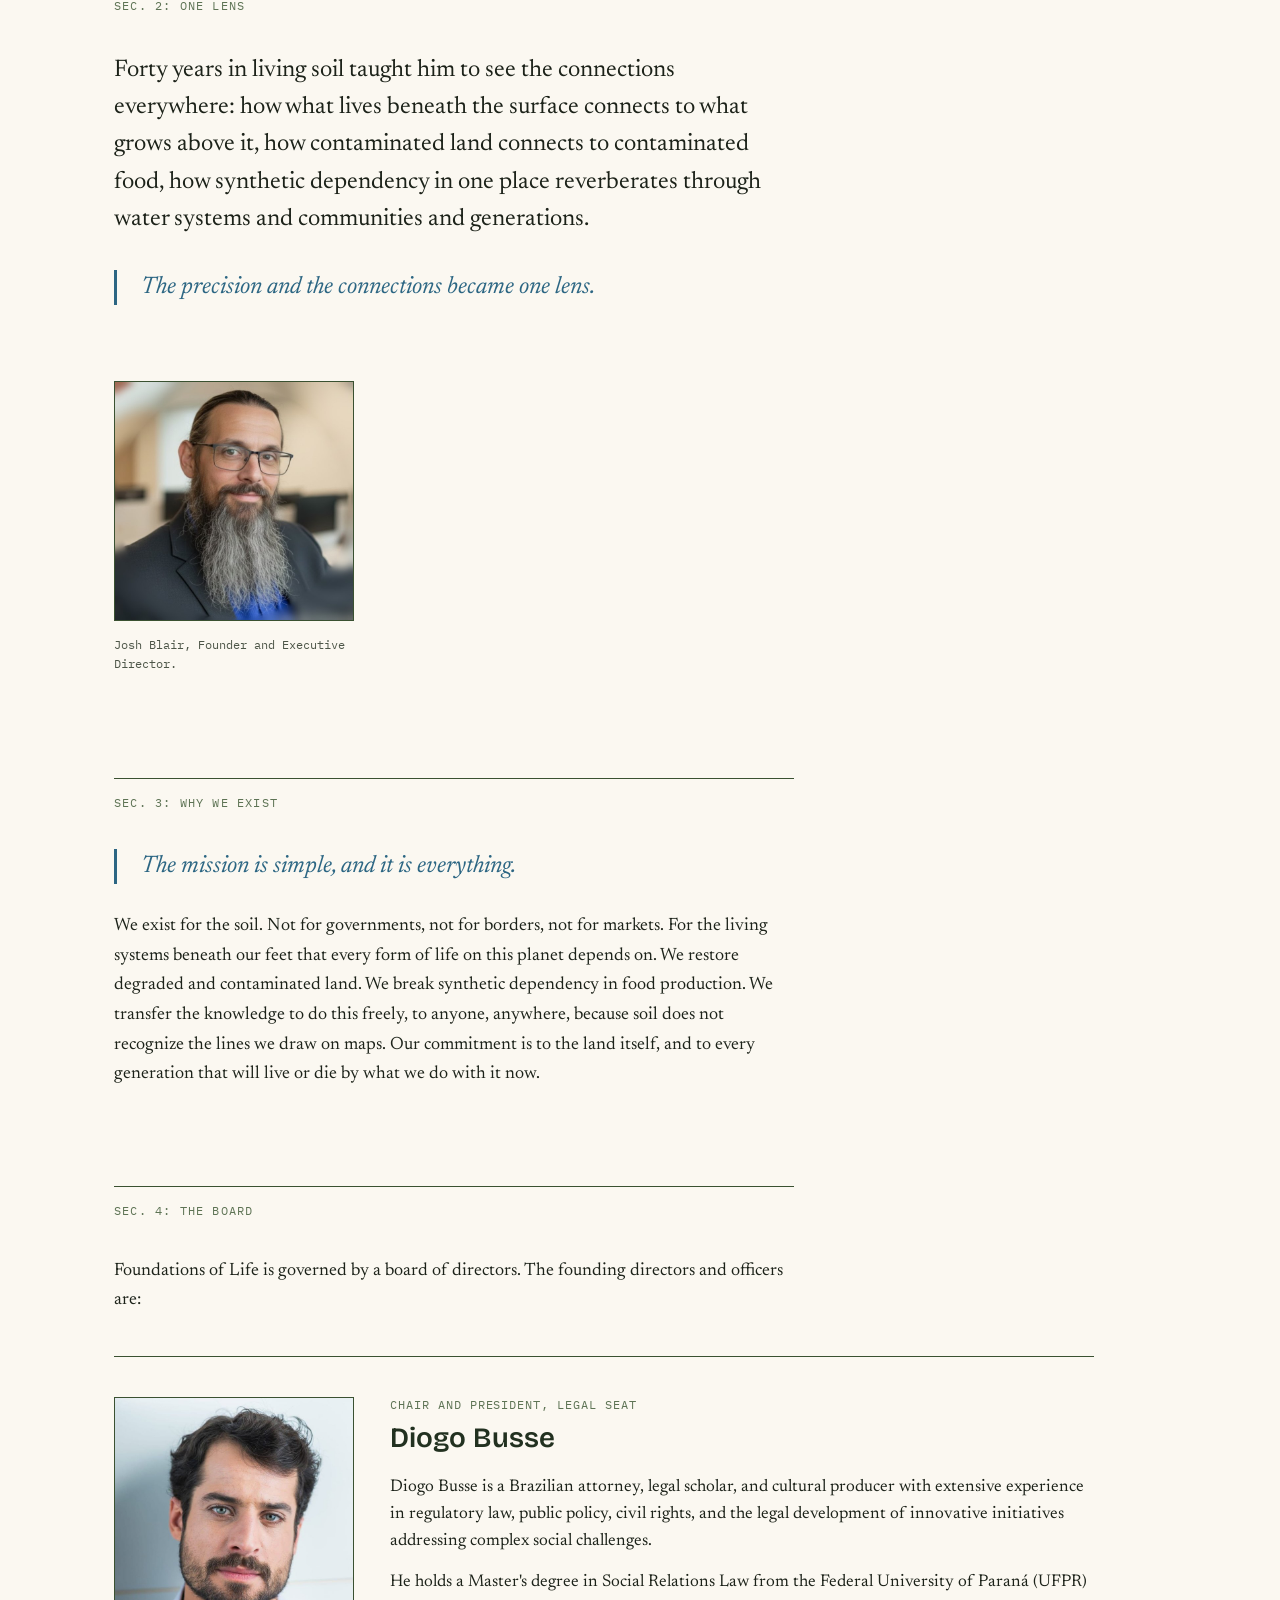
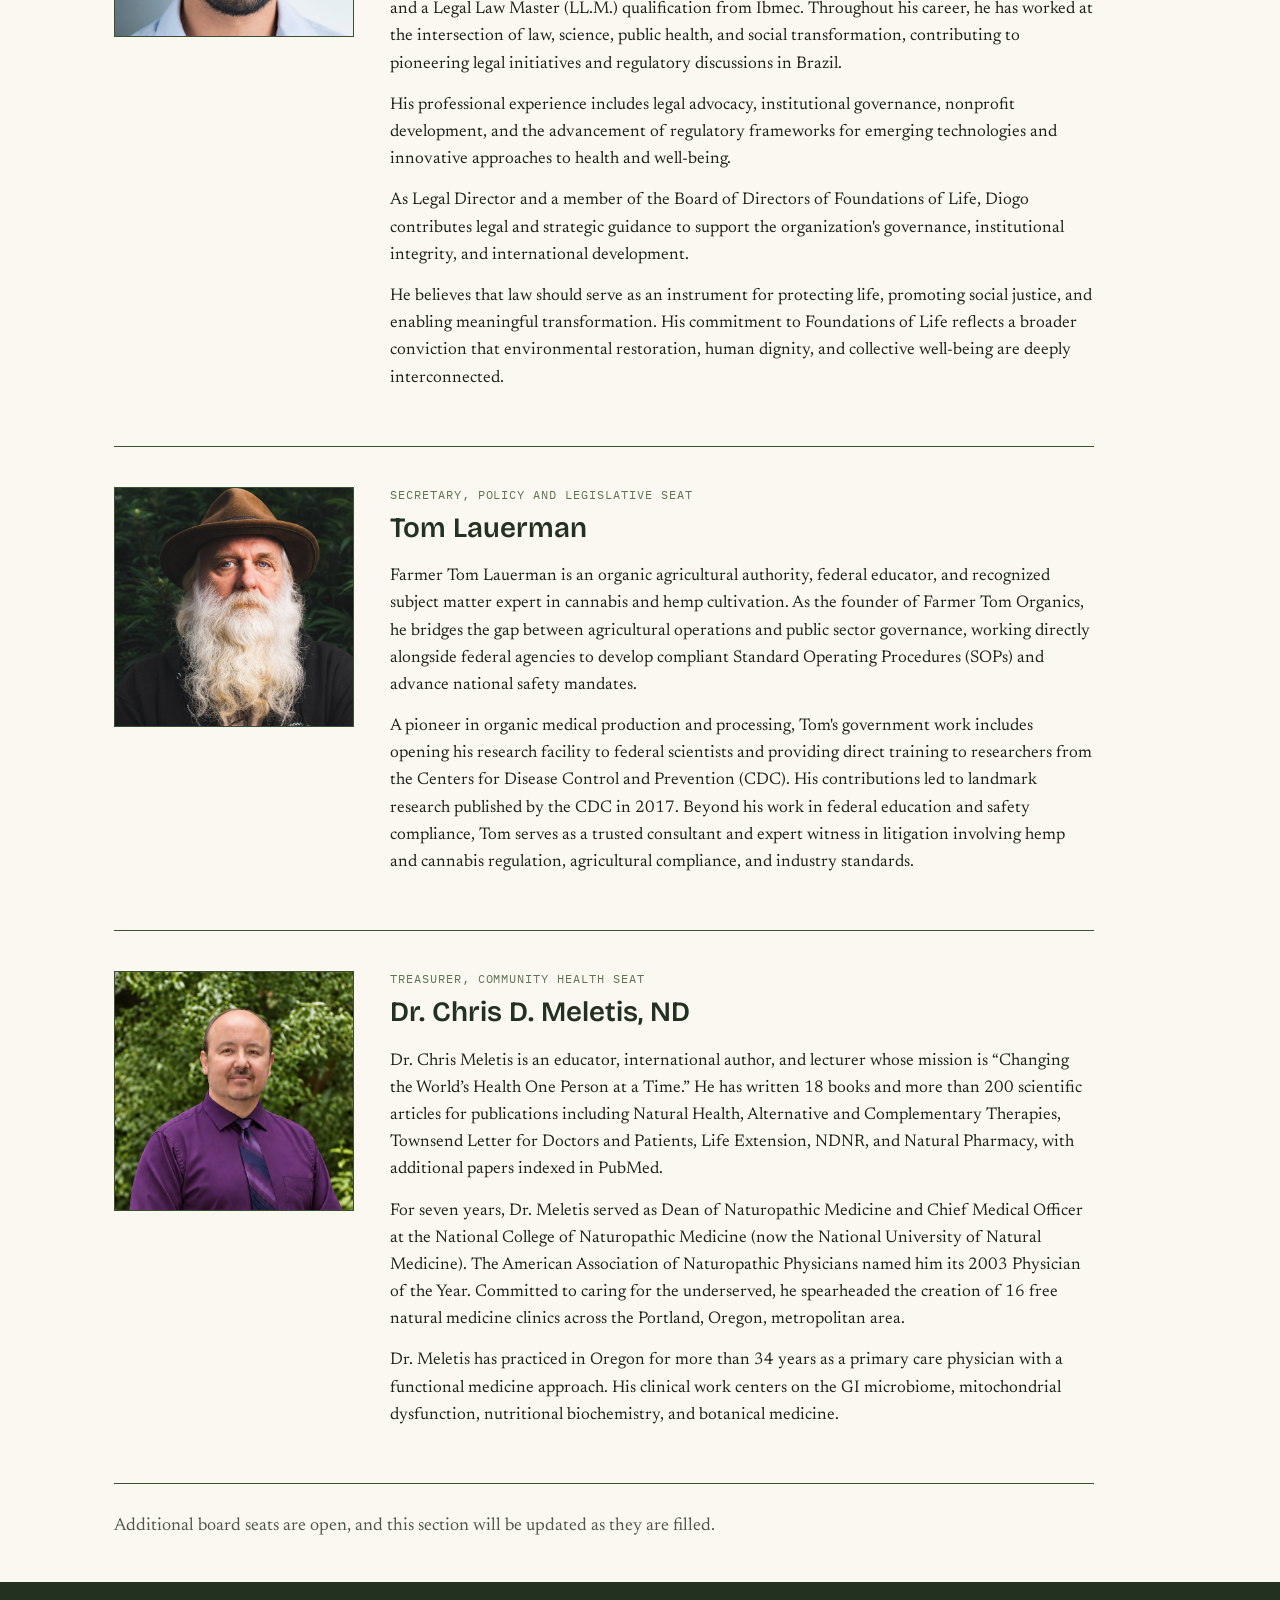
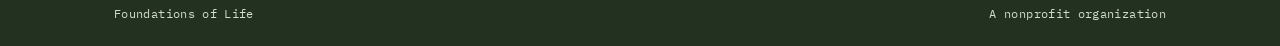
<file: who-we-are.html>
<!DOCTYPE html>
<html lang="en">
<head>
<meta charset="UTF-8">
<meta name="viewport" content="width=device-width, initial-scale=1.0">
<title>Foundations of Life | Who We Are</title>
<meta name="description" content="Foundations of Life is founded by Josh Blair, bringing more than forty years in living soil, including twenty-nine years of commercial cultivation, to soil, water, and food system restoration.">
<link rel="preconnect" href="https://fonts.googleapis.com">
<link rel="preconnect" href="https://fonts.gstatic.com" crossorigin>
<link href="https://fonts.googleapis.com/css2?family=Newsreader:ital,opsz,wght@0,6..72,400;0,6..72,500;0,6..72,600;1,6..72,400&family=Bricolage+Grotesque:opsz,wght@12..96,500;12..96,600;12..96,700&family=IBM+Plex+Mono:wght@400;500&display=swap" rel="stylesheet">
<link rel="stylesheet" href="css/style.css">
<link rel="icon" type="image/png" href="img/favicon.png">
<link rel="apple-touch-icon" href="img/apple-touch-icon.png">
<meta name="theme-color" content="#2b3d27">
</head>
<body>
<div class="doc-strip">
<span class="doc-strip__label">FOUNDATIONS OF LIFE</span>
<span class="doc-strip__meta">DOC. 02: WHO WE ARE</span>
<span class="doc-strip__meta doc-strip__meta--right">REV. <span id="doc-rev">2026.10</span></span>
</div>
<header class="site-header">
<nav class="site-nav">
<a href="index.html" class="site-nav__mark"><img src="img/fol-icon.png" alt="" class="site-nav__emblem" width="48" height="48"><span>Foundations&nbsp;of&nbsp;Life</span></a>
<div class="site-nav__links">
<a href="index.html">Mission</a>
<a href="who-we-are.html" class="is-active">Who We Are</a>
<a href="programs.html">Programs</a>
<a href="library.html">Library</a>
<a href="support.html">Support</a>
<a href="contact.html">Contact</a>
</div>
</nav>
</header>
<main>
<section class="hero">
<p class="section-kicker">Sec. 1: Founder</p>
<h1 class="hero__title">Forty years in living soil, and counting.</h1>
<p class="hero__lede">
Josh Blair has worked in living soil for more than forty years, and for twenty-nine of
them that work has included commercial cultivation, caring for land and crops at
production scale. The two are one body of experience: the long education only
living soil gives, and the daily discipline of keeping land and crops healthy when a
harvest depends on it. Alongside that, he worked as a subcontractor on Intel
semiconductor fabrication floors, two disciplines held at once rather than one giving
way to the other.
</p>
<p>
That dual background shaped an unusual way of seeing soil. A fabrication floor
tolerates no guesswork, every variable measured, controlled, and accounted for, and
Josh has brought that same expectation to the ground, treating a living biological
system with the same precision and rigor as a controlled manufacturing environment
rather than as a substrate to be dosed.
</p>
</section>
<section class="plate">
<div class="plate__frame">
<div class="plate__video">
<iframe src="https://www.youtube-nocookie.com/embed/NP5Xrc0CmMU" title="SSSA Career Connections: Josh Blair, Founder" loading="lazy" allow="accelerometer; clipboard-write; encrypted-media; gyroscope; picture-in-picture; web-share" referrerpolicy="strict-origin-when-cross-origin" allowfullscreen></iframe>
</div>
<p class="plate__caption">Soil Science Society of America, Career Connections: Josh Blair, Founder. A USDA NRCS-funded video series for K-12 classrooms, released September 17, 2026. <a class="text-link" href="https://youtu.be/NP5Xrc0CmMU" target="_blank" rel="noopener">Watch on YouTube</a></p>
</div>
</section>
<section class="thesis">
<p class="section-kicker">Sec. 2: One Lens</p>
<p class="thesis__body thesis__body--lead">
Forty years in living soil taught him to see the connections everywhere: how what
lives beneath the surface connects to what grows above it, how contaminated land
connects to contaminated food, how synthetic dependency in one place reverberates
through water systems and communities and generations.
</p>
<blockquote class="thesis__statement">
The precision and the connections became one lens.
</blockquote>
</section>
<section class="plate plate--portrait">
<figure class="founder-portrait">
<img src="img/board/josh-blair.jpg" alt="Portrait of Josh Blair, Founder and Executive Director of Foundations of Life" width="720" height="720" loading="lazy">
<figcaption class="founder-portrait__caption">Josh Blair, Founder and Executive Director.</figcaption>
</figure>
</section>
<section class="thesis">
<p class="section-kicker">Sec. 3: Why We Exist</p>
<blockquote class="thesis__statement">
The mission is simple, and it is everything.
</blockquote>
<p class="thesis__body">
We exist for the soil. Not for governments, not for borders, not for markets. For the
living systems beneath our feet that every form of life on this planet depends on. We
restore degraded and contaminated land. We break synthetic dependency in food
production. We transfer the knowledge to do this freely, to anyone, anywhere, because
soil does not recognize the lines we draw on maps. Our commitment is to the land
itself, and to every generation that will live or die by what we do with it now.
</p>
</section>
<section class="thesis">
<p class="section-kicker">Sec. 4: The Board</p>
<p class="thesis__body">
Foundations of Life is governed by a board of directors. The founding directors and
officers are:
</p>
</section>
<section class="board">
<article class="member">
<img class="member__photo" src="img/board/diogo-busse.jpg" alt="Portrait of Diogo Busse" width="720" height="720" loading="lazy">
<div class="member__text">
<p class="member__role">Chair and President, Legal seat</p>
<h2 class="member__name">Diogo Busse</h2>
<p>Diogo Busse is a Brazilian attorney, legal scholar, and cultural producer with extensive experience in regulatory law, public policy, civil rights, and the legal development of innovative initiatives addressing complex social challenges.</p>
<p>He holds a Master's degree in Social Relations Law from the Federal University of Paraná (UFPR) and a Legal Law Master (LL.M.) qualification from Ibmec. Throughout his career, he has worked at the intersection of law, science, public health, and social transformation, contributing to pioneering legal initiatives and regulatory discussions in Brazil.</p>
<p>His professional experience includes legal advocacy, institutional governance, nonprofit development, and the advancement of regulatory frameworks for emerging technologies and innovative approaches to health and well-being.</p>
<p>As Legal Director and a member of the Board of Directors of Foundations of Life, Diogo contributes legal and strategic guidance to support the organization's governance, institutional integrity, and international development.</p>
<p>He believes that law should serve as an instrument for protecting life, promoting social justice, and enabling meaningful transformation. His commitment to Foundations of Life reflects a broader conviction that environmental restoration, human dignity, and collective well-being are deeply interconnected.</p>
</div>
</article>
<article class="member">
<img class="member__photo" src="img/board/tom-lauerman.jpg" alt="Portrait of Tom Lauerman" width="720" height="720" loading="lazy">
<div class="member__text">
<p class="member__role">Secretary, Policy and Legislative seat</p>
<h2 class="member__name">Tom Lauerman</h2>
<p>Farmer Tom Lauerman is an organic agricultural authority, federal educator, and recognized subject matter expert in cannabis and hemp cultivation. As the founder of Farmer Tom Organics, he bridges the gap between agricultural operations and public sector governance, working directly alongside federal agencies to develop compliant Standard Operating Procedures (SOPs) and advance national safety mandates.</p>
<p>A pioneer in organic medical production and processing, Tom's government work includes opening his research facility to federal scientists and providing direct training to researchers from the Centers for Disease Control and Prevention (CDC). His contributions led to landmark research published by the CDC in 2017. Beyond his work in federal education and safety compliance, Tom serves as a trusted consultant and expert witness in litigation involving hemp and cannabis regulation, agricultural compliance, and industry standards.</p>
</div>
</article>
<article class="member">
<img class="member__photo" src="img/board/chris-meletis.jpg" alt="Portrait of Dr. Chris Meletis" width="720" height="720" loading="lazy">
<div class="member__text">
<p class="member__role">Treasurer, Community Health seat</p>
<h2 class="member__name">Dr. Chris D. Meletis, ND</h2>
<p>Dr. Chris Meletis is an educator, international author, and lecturer whose mission is “Changing the World’s Health One Person at a Time.” He has written 18 books and more than 200 scientific articles for publications including Natural Health, Alternative and Complementary Therapies, Townsend Letter for Doctors and Patients, Life Extension, NDNR, and Natural Pharmacy, with additional papers indexed in PubMed.</p>
<p>For seven years, Dr. Meletis served as Dean of Naturopathic Medicine and Chief Medical Officer at the National College of Naturopathic Medicine (now the National University of Natural Medicine). The American Association of Naturopathic Physicians named him its 2003 Physician of the Year. Committed to caring for the underserved, he spearheaded the creation of 16 free natural medicine clinics across the Portland, Oregon, metropolitan area.</p>
<p>Dr. Meletis has practiced in Oregon for more than 34 years as a primary care physician with a functional medicine approach. His clinical work centers on the GI microbiome, mitochondrial dysfunction, nutritional biochemistry, and botanical medicine.</p>
</div>
</article>
<p class="board__note">
Additional board seats are open, and this section will be updated as they are filled.
</p>
</section>
</main>
<footer class="site-footer">
<div class="site-footer__row">
<span>Foundations of Life</span>
<span>A nonprofit organization</span>
</div>
</footer>
</body>
</html>
</file>
<file: css/style.css>
/* ===========================================================
   Foundations of Life: visual system
   Palette: taken from the official logo (Oct 2026)
            forest green, soil brown, sun yellow, water blue
   Type: Newsreader (serif body) + Bricolage Grotesque (display)
         + IBM Plex Mono (labels/data)
   Tone: editorial, document-like, footnoted, no decorative
   illustration. Photography placeholders only.
   =========================================================== */

:root {
  /* Forest green: structure, headers, headings */
  --forest-950: #223120;
  --forest-900: #2b3d27;
  --forest-800: #33482e;
  --forest-700: #3a5131;
  --forest-500: #5d7354;
  --forest-200: #d3dccb;

  /* Paper: matches the logo's ground */
  --paper: #fbf8f1;
  --paper-dim: #f1ebdc;

  /* Sun yellow: accents on dark ground only */
  --sun-500: #f1c340;
  --sun-400: #f6d36c;

  /* Soil brown: accents on light ground */
  --soil-500: #844a1d;
  --soil-400: #a0612f;

  /* Water blue: links and secondary emphasis */
  --water-600: #2c6683;
  --water-500: #3a7a9a;

  --ink: #1c2219;
  --ink-soft: #4d5648;

  --font-serif: "Newsreader", Georgia, serif;
  --font-display: "Bricolage Grotesque", "Newsreader", serif;
  --font-mono: "IBM Plex Mono", ui-monospace, monospace;

  --measure: 68ch;
  --gutter: clamp(20px, 5vw, 64px);
}

* { box-sizing: border-box; }

html { scroll-behavior: smooth; }

body {
  margin: 0;
  background: var(--paper);
  color: var(--ink);
  font-family: var(--font-serif);
  font-size: 18px;
  line-height: 1.65;
  -webkit-font-smoothing: antialiased;
}

.doc-strip {
  display: flex;
  justify-content: space-between;
  align-items: center;
  gap: 16px;
  background: var(--forest-950);
  color: var(--forest-200);
  font-family: var(--font-mono);
  font-size: 11px;
  letter-spacing: 0.08em;
  padding: 8px var(--gutter);
  border-bottom: 1px solid var(--sun-500);
}

.doc-strip__label { color: var(--sun-400); font-weight: 500; }
.doc-strip__meta { opacity: 0.75; }
.doc-strip__meta--right { margin-left: auto; }

.site-header {
  background: var(--forest-900);
  border-bottom: 1px solid var(--forest-700);
}

.site-nav {
  display: flex;
  align-items: center;
  justify-content: space-between;
  flex-wrap: wrap;
  gap: 12px 24px;
  max-width: 1180px;
  margin: 0 auto;
  padding: 20px var(--gutter);
}

.site-nav__mark {
  display: inline-flex;
  align-items: center;
  gap: 14px;
  font-family: var(--font-display);
  font-weight: 600;
  font-size: 19px;
  color: var(--paper);
  text-decoration: none;
  letter-spacing: -0.01em;
}

.site-nav__emblem {
  width: 48px;
  height: 48px;
  flex-shrink: 0;
}

.site-nav__links {
  display: flex;
  flex-wrap: wrap;
  gap: 4px 28px;
}

.site-nav__links a {
  font-family: var(--font-mono);
  font-size: 12.5px;
  letter-spacing: 0.04em;
  text-transform: uppercase;
  color: var(--forest-200);
  text-decoration: none;
  padding-bottom: 4px;
  border-bottom: 1px solid transparent;
}

.site-nav__links a:hover { color: var(--sun-400); }

.site-nav__links a.is-active {
  color: var(--sun-400);
  border-bottom-color: var(--sun-500);
}

main { max-width: 1180px; margin: 0 auto; padding: 0 var(--gutter); }

.hero {
  padding: 88px 0 56px;
  max-width: 900px;
}

.hero__kicker {
  font-family: var(--font-mono);
  font-size: 12px;
  letter-spacing: 0.1em;
  text-transform: uppercase;
  color: var(--water-600);
  margin: 0 0 20px;
}

.hero__title {
  font-family: var(--font-display);
  font-weight: 600;
  font-size: clamp(32px, 5vw, 52px);
  line-height: 1.12;
  letter-spacing: -0.01em;
  color: var(--forest-950);
  margin: 0 0 28px;
}

.hero--with-emblem {
  max-width: none;
  display: grid;
  grid-template-columns: minmax(0, 1fr) clamp(200px, 26vw, 300px);
  gap: clamp(32px, 6vw, 80px);
  align-items: center;
}

.hero__emblem {
  width: 100%;
  height: auto;
  display: block;
}

.hero__lede {
  font-size: 20px;
  line-height: 1.6;
  color: var(--ink-soft);
  max-width: var(--measure);
  margin: 0;
}

.plate { padding: 24px 0 72px; }

.plate__frame {
  border: 1px solid var(--forest-700);
  background: var(--forest-900);
}

.plate__placeholder {
  aspect-ratio: 16 / 8;
  display: flex;
  flex-direction: column;
  align-items: center;
  justify-content: center;
  gap: 10px;
  text-align: center;
  padding: 32px;
  background:
    repeating-linear-gradient(135deg, rgba(241,195,64,0.09) 0px, rgba(241,195,64,0.09) 1px, transparent 1px, transparent 14px);
}

.plate__placeholder-label {
  font-family: var(--font-mono);
  font-size: 11px;
  letter-spacing: 0.12em;
  color: var(--sun-400);
}

.plate__placeholder-note {
  font-family: var(--font-mono);
  font-size: 12px;
  color: var(--forest-200);
  max-width: 40ch;
}

.plate__caption {
  font-family: var(--font-mono);
  font-size: 12px;
  color: var(--ink-soft);
  padding: 12px 16px;
  margin: 0;
  border-top: 1px solid var(--forest-700);
  background: var(--paper-dim);
}

.section-kicker {
  font-family: var(--font-mono);
  font-size: 12px;
  letter-spacing: 0.1em;
  text-transform: uppercase;
  color: var(--forest-500);
  border-top: 1px solid var(--forest-700);
  padding-top: 14px;
  margin: 0 0 36px;
}

.pillars { padding: 56px 0; }

.pillars__grid {
  display: grid;
  grid-template-columns: repeat(auto-fit, minmax(240px, 1fr));
  gap: 40px;
}

.pillar__num {
  display: block;
  font-family: var(--font-mono);
  font-size: 13px;
  color: var(--soil-500);
  margin-bottom: 10px;
}

.pillar__title {
  font-family: var(--font-display);
  font-weight: 600;
  font-size: 22px;
  color: var(--forest-950);
  margin: 0 0 12px;
}

.pillar__body {
  color: var(--ink-soft);
  font-size: 16.5px;
  line-height: 1.6;
  margin: 0;
}

.pillar-link {
  display: block;
  text-decoration: none;
  color: inherit;
}

.pillar-link:hover .pillar__title { color: var(--water-600); }

.thesis { padding: 56px 0 40px; max-width: var(--measure); }

.thesis__statement {
  font-family: var(--font-serif);
  font-style: italic;
  font-size: 24px;
  line-height: 1.45;
  color: var(--water-600);
  border-left: 3px solid var(--water-600);
  padding-left: 24px;
  margin: 0 0 28px;
}

.thesis__body {
  color: var(--ink);
  margin: 0;
}

.text-link {
  color: var(--water-600);
  text-underline-offset: 3px;
}

.text-link:hover { color: var(--water-500); }

.contact-info {
  max-width: var(--measure);
  margin: 0;
}

.contact-info__row {
  display: flex;
  gap: 20px;
  padding: 18px 0;
  border-top: 1px solid var(--forest-700);
}

.contact-info__row:last-child { border-bottom: 1px solid var(--forest-700); }

.contact-info dt {
  font-family: var(--font-mono);
  font-size: 12px;
  letter-spacing: 0.08em;
  text-transform: uppercase;
  color: var(--forest-500);
  width: 120px;
  flex-shrink: 0;
  margin: 0;
}

.contact-info dd {
  margin: 0;
  font-size: 18px;
  color: var(--ink);
}

.footnote-ref a, .footnote-back {
  color: var(--soil-500);
  text-decoration: none;
  font-style: normal;
  font-family: var(--font-mono);
  font-size: 0.6em;
  vertical-align: super;
}

.footnotes {
  border-top: 1px solid var(--forest-700);
  padding: 24px 0 80px;
  font-family: var(--font-mono);
  font-size: 12.5px;
  color: var(--ink-soft);
  max-width: var(--measure);
}

.footnotes ol { padding-left: 18px; margin: 0; }
.footnotes li { margin-bottom: 6px; }

.library-doc {
  max-width: 820px;
  padding: 8px 0 80px;
}

.library-doc p {
  margin: 0 0 20px;
  color: var(--ink);
}

.library-doc .doc-meta { margin: 28px 0 40px; }

.doc-title {
  font-family: var(--font-display);
  font-weight: 600;
  font-size: clamp(28px, 4vw, 38px);
  line-height: 1.15;
  letter-spacing: -0.01em;
  color: var(--forest-950);
  margin: 0 0 10px;
}

.doc-subtitle {
  font-family: var(--font-mono);
  font-size: 13px;
  letter-spacing: 0.05em;
  color: var(--water-600);
  margin: 0 0 28px;
}

.doc-h2 {
  font-family: var(--font-display);
  font-weight: 600;
  font-size: 25px;
  color: var(--forest-950);
  border-top: 1px solid var(--forest-700);
  padding-top: 32px;
  margin: 48px 0 18px;
}

.doc-h2:first-of-type { margin-top: 0; }

.doc-h3 {
  font-family: var(--font-display);
  font-weight: 600;
  font-size: 18px;
  color: var(--water-600);
  margin: 30px 0 12px;
}

.doc-table {
  width: 100%;
  border-collapse: collapse;
  margin: 8px 0 28px;
  font-size: 14.5px;
}

.doc-table th, .doc-table td {
  border: 1px solid var(--forest-700);
  padding: 10px 14px;
  text-align: left;
  vertical-align: top;
}

.doc-table th {
  font-family: var(--font-mono);
  font-size: 11px;
  letter-spacing: 0.06em;
  text-transform: uppercase;
  color: var(--forest-500);
  background: var(--paper-dim);
}

.doc-table td { color: var(--ink-soft); }

.library-doc .references {
  font-family: var(--font-mono);
  font-size: 12.5px;
  color: var(--ink-soft);
  padding-left: 18px;
  margin: 0;
}

.library-doc .references li { margin-bottom: 8px; }

.site-footer {
  background: var(--forest-950);
  color: var(--forest-200);
  font-family: var(--font-mono);
  font-size: 12px;
  letter-spacing: 0.03em;
}

.site-footer__row {
  max-width: 1180px;
  margin: 0 auto;
  padding: 22px var(--gutter);
  display: flex;
  justify-content: space-between;
  flex-wrap: wrap;
  gap: 8px;
}

@media (max-width: 640px) {
  .doc-strip__meta:not(.doc-strip__meta--right) { display: none; }
  .hero { padding-top: 56px; }
  .hero--with-emblem { grid-template-columns: 1fr; }
  .hero__emblem-wrap { order: -1; width: 168px; }
  .site-nav__emblem { width: 40px; height: 40px; }
}

a:focus-visible {
  outline: 2px solid var(--sun-500);
  outline-offset: 3px;
}

.thesis__body--lead {
  font-size: clamp(20px, 2.2vw, 24px);
  line-height: 1.55;
  color: var(--ink);
}
.thesis__body--lead + .thesis__statement {
  margin-top: 32px;
}

.plate__video {
  position: relative;
  aspect-ratio: 16 / 9;
  background: var(--forest-900);
}
.plate__video iframe {
  position: absolute;
  inset: 0;
  width: 100%;
  height: 100%;
  border: 0;
}

/* Founder portrait: same treatment as the board photos */
.plate--portrait { padding: 8px 0 48px; }
.founder-portrait { margin: 0; width: clamp(160px, 24vw, 240px); }
.founder-portrait img {
  width: 100%;
  height: auto;
  aspect-ratio: 1 / 1;
  object-fit: cover;
  border: 1px solid var(--forest-700);
  display: block;
}
.founder-portrait__caption {
  font-family: var(--font-mono);
  font-size: 12px;
  color: var(--ink-soft);
  margin: 14px 0 0;
}

/* Board members: photo, role, name, bio */
.board { padding: 0 0 40px; max-width: 980px; }
.member {
  display: grid;
  grid-template-columns: clamp(160px, 24vw, 240px) minmax(0, 1fr);
  gap: 36px;
  padding: 40px 0;
  border-top: 1px solid var(--forest-700);
}
.member:last-of-type { border-bottom: 1px solid var(--forest-700); }
.member__photo {
  width: 100%;
  height: auto;
  aspect-ratio: 1 / 1;
  object-fit: cover;
  border: 1px solid var(--forest-700);
  display: block;
}
.member__role {
  font-family: var(--font-mono);
  font-size: 12px;
  letter-spacing: 0.08em;
  text-transform: uppercase;
  color: var(--forest-500);
  margin: 0 0 8px;
}
.member__name {
  font-family: var(--font-display);
  font-weight: 600;
  font-size: 28px;
  line-height: 1.2;
  color: var(--forest-950);
  margin: 0 0 18px;
}
.member__text p { margin: 0 0 14px; font-size: 17px; line-height: 1.6; color: var(--ink); }
.member__text p.member__role { font-size: 12px; line-height: 1.4; color: var(--forest-500); margin: 0 0 8px; }
.board__note { color: var(--ink-soft); margin: 28px 0 0; }

@media (max-width: 640px) {
  .member { grid-template-columns: 1fr; gap: 20px; }
  .member__photo { max-width: 240px; }
  .founder-portrait { width: min(100%, 240px); }
}
</file>
